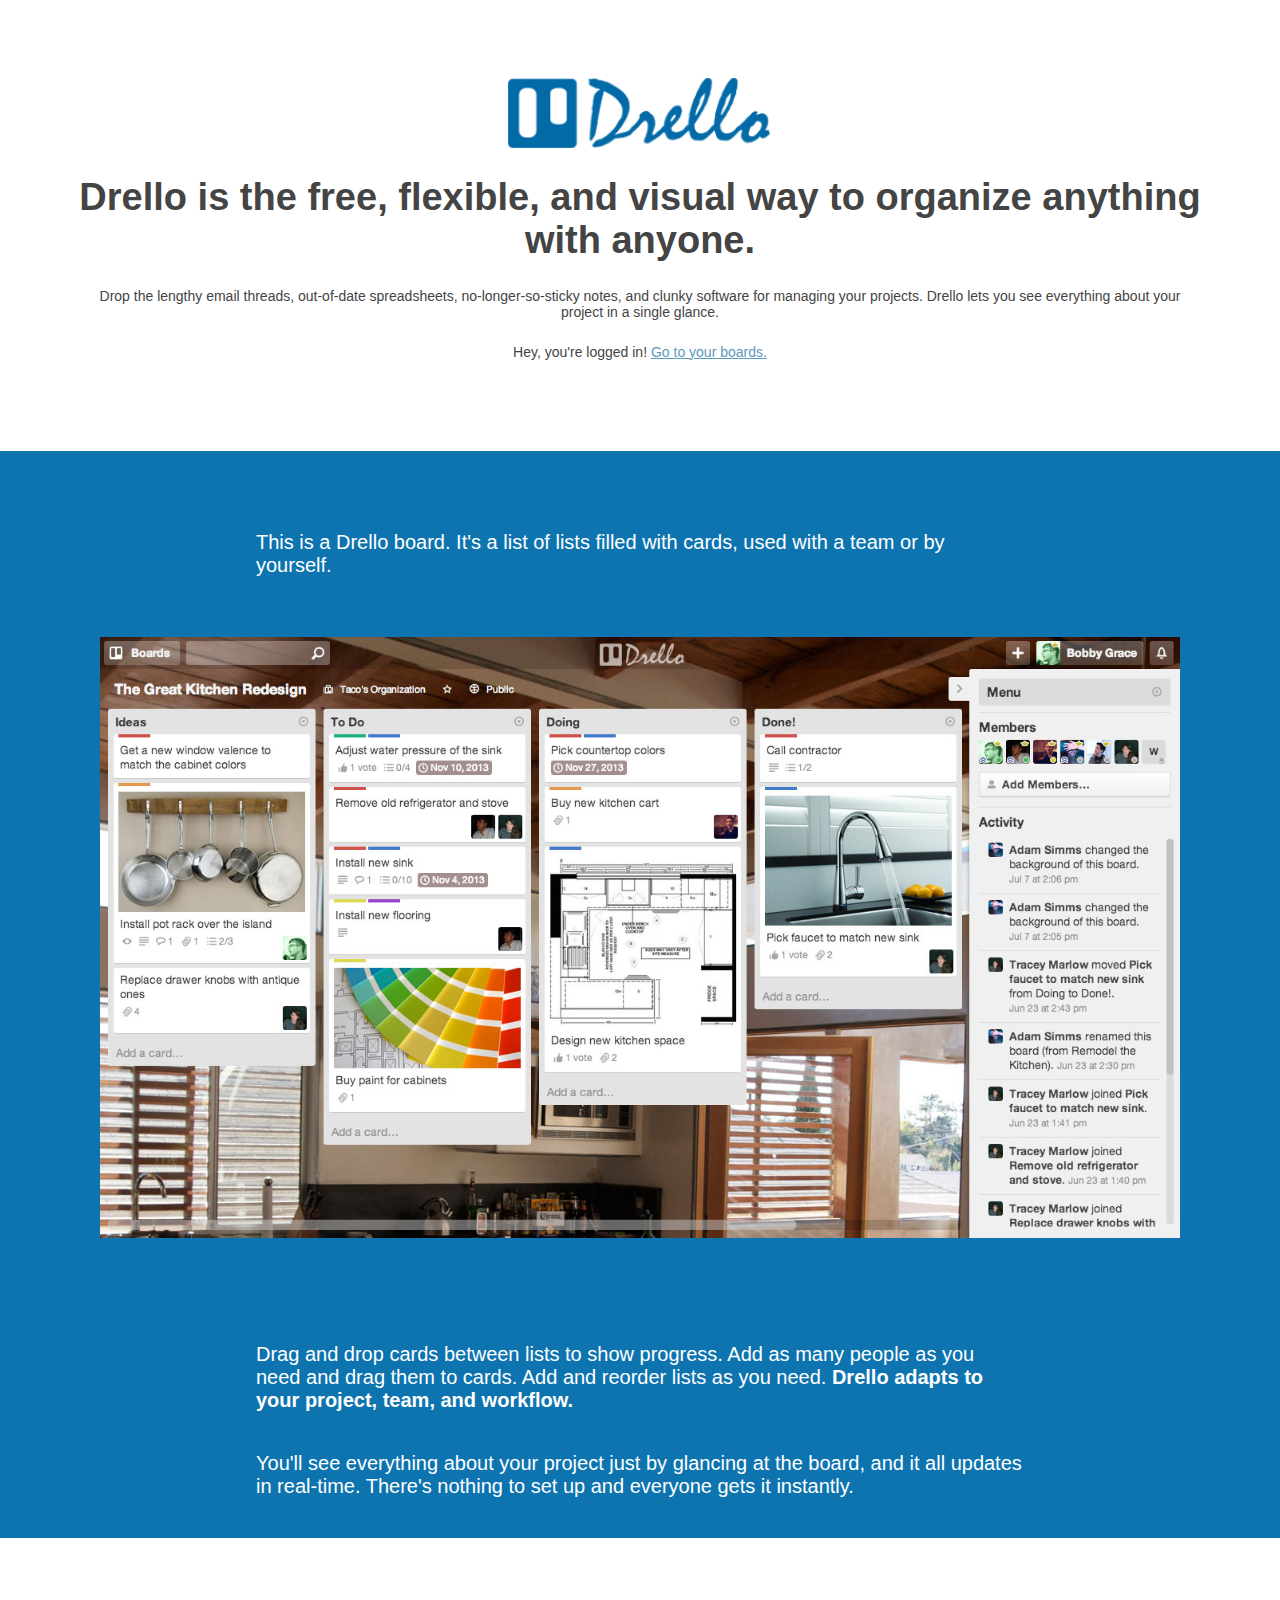
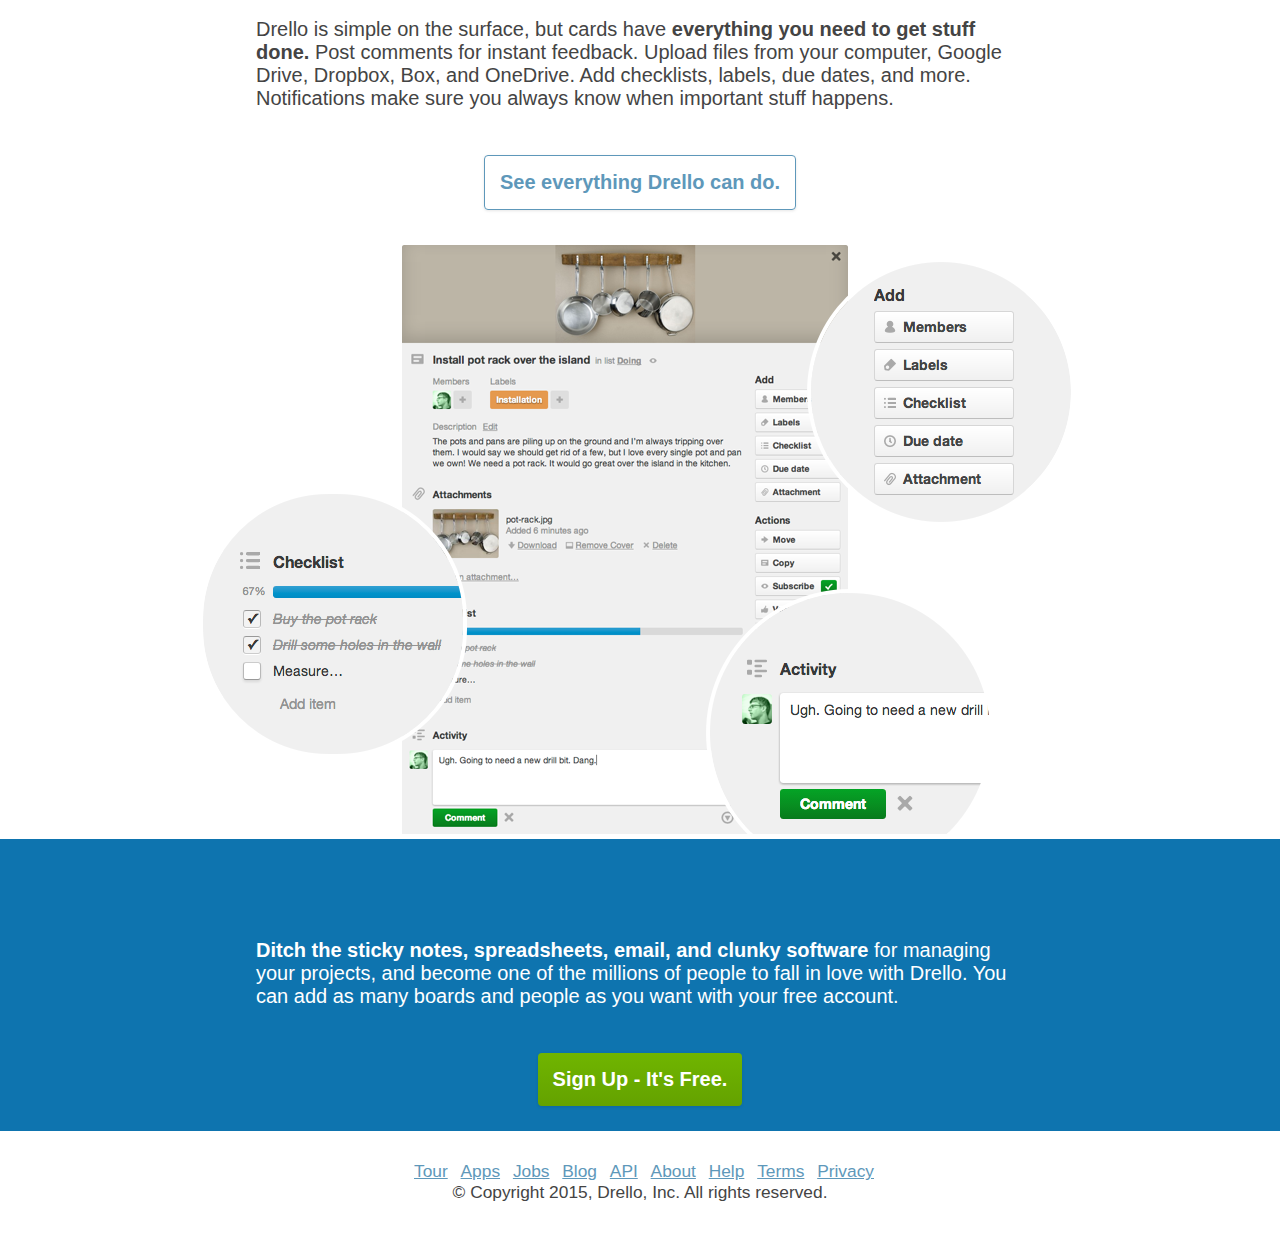
<file: index.html>
<!DOCTYPE html>
<html>
	<head>
		<title> Drello </title>
		<meta charset="utf-8">
		<meta name="viewport" content="width=device-width, initial-scale=1">
		<meta http-equiv="cache-control" content="max-age=0" />
		<meta http-equiv="cache-control" content="no-cache" />
		<meta http-equiv="expires" content="0" />
		<meta http-equiv="expires" content="Tue, 01 Jan 1980 1:00:00 GMT" />
		<meta http-equiv="pragma" content="no-cache" />
		<link rel="stylesheet" href="css/main.css" >
		<link href='http://fonts.googleapis.com/css?family=Anaheim|Open+Sans:400,700|Rochester' rel='stylesheet' type='text/css'>
		<script type="javascript" src="js/site.js" ></script>
		<link rel="shortcut icon" href="favicon.ico"/>
	</head>
	<body>
		<header id="hero" class="alt-bg">
			<div class=" wrapper center text-center">
				<div class="logo logo-big center">
					
				</div>
				<h1 class="bold big"> Drello is the free, flexible, and visual way to organize anything with anyone.</h1>
				<p class="text-center">
						Drop the lengthy email threads, out-of-date spreadsheets, no-longer-so-sticky notes,
						and clunky software for managing your projects. Drello lets you see everything about your project in a single glance.
						<div class="break-2"></div>
						Hey, you're logged in! <a href="boards.html" class="underline">Go to your boards.</a>
				</p>
			</div>
		</header>
		<section class="alt-bg home-article text-center" id="screenshot">
			<div class="wrapper">
				<p class="home-article-text block center width-60">
					This is a Drello board. It's a list of lists filled with cards, used with a team or by yourself.
				</p>	
				<figure class="home-article-image">
					<img src="images/screenshot.jpg" />
				</figure>
				<p class="home-article-text block center width-60">
					Drag and drop cards between lists to show progress. Add as many people as you need and drag them to cards. Add and reorder lists as you 				    need. <strong>Drello adapts to your project, team, and workflow.</strong>		
				<span class="break-4"></span>			
					You'll see everything about your project just by glancing at the board, and it all updates in real-time. There's nothing to set up and 					everyone gets it instantly.
				</p>
			</div>
		</section>
		<section class="alt-bg home-article text-center" id="abilities">
			<div class="wrapper">
				<p class="home-article-text block center width-60">
					Drello is simple on the surface, but cards have <strong>everything you need to get stuff done.</strong> Post comments for instant feedback. Upload files from your computer, Google Drive, Dropbox, Box, and OneDrive. Add checklists, labels, due dates, and more. Notifications make sure you always know when important stuff happens.				
				</p>	
				<a class="btn btn-big btn-outline btn-outline-blue" href="abilities.html" >See everything Drello can do.</a>
				<div class="break-2"></div>
				<figure class="home-article-image">
					<img src="images/home-card-detail.png" />
				</figure>
			</div>
		</section>
		<section class="alt-bg home-article text-center" id="signup">
			<div class="wrapper">
				<p class="home-article-text block center width-60">
					<strong>Ditch the sticky notes, spreadsheets, email, and clunky software</strong> for managing your projects, and become one of the millions of people to fall in love with Drello. You can add as many boards and people as you want with your free account.
				</p>
				<a class="btn btn-big btn-green" href="signup.html" >Sign Up - It's Free.</a>
				<div class="break-2"></div>
			</div>
		</section>
		<footer>
			<a href="#">Tour</a> <a href="#"> Apps</a> <a href="#">Jobs</a> <a href="#">Blog</a> <a href="#">API</a> <a href="#">About</a> <a href="#">Help</a> <a href="#">Terms</a> <a href="#">Privacy</a>
			<br/>
			© Copyright 2015, Drello, Inc. All rights reserved.
		</footer>
	</body>
</html>
</file>
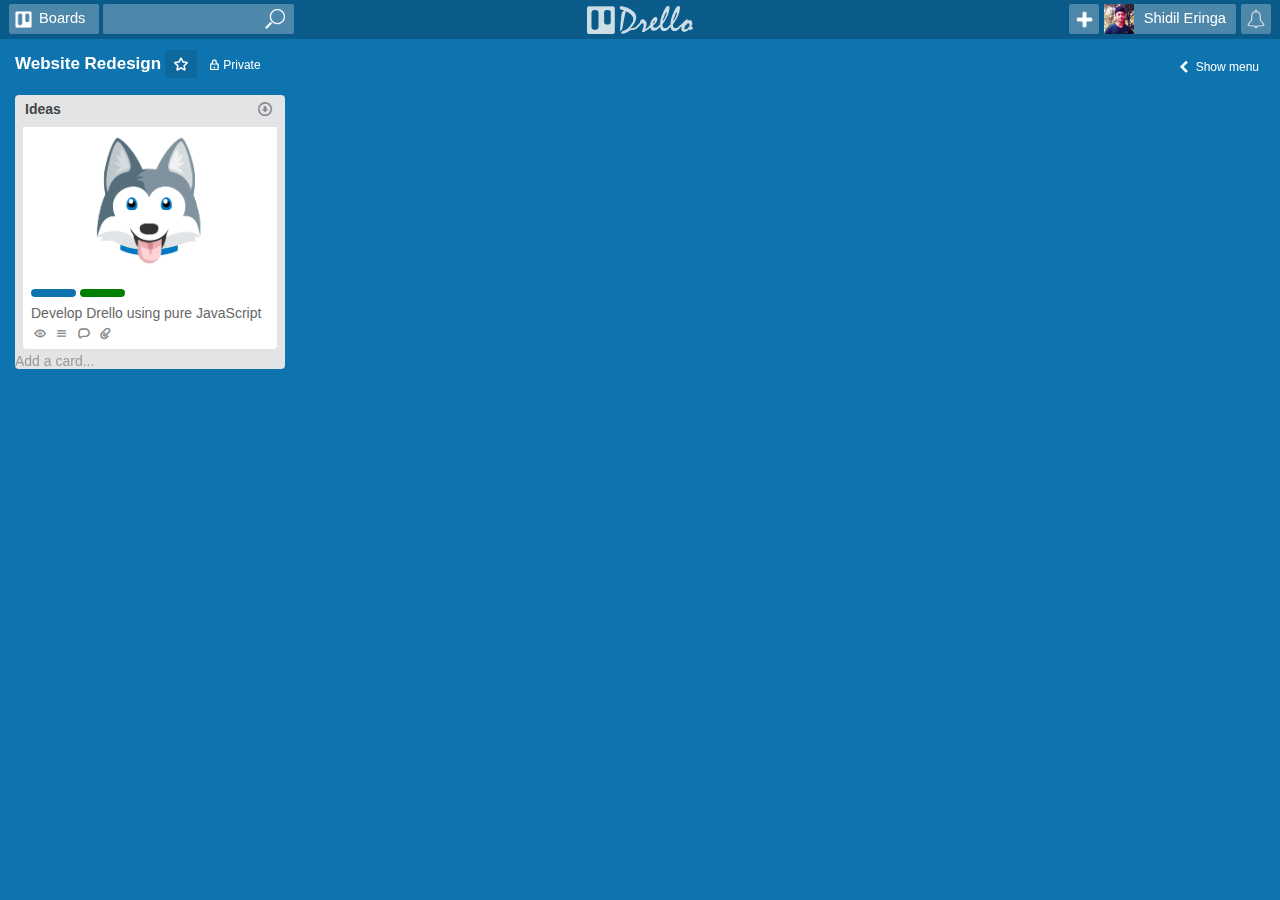
<file: board-display.html>
<!DOCTYPE html>
<html>
	<head>
		<title> Drello </title>
		<meta charset="utf-8">
		<meta name="viewport" content="width=device-width, initial-scale=1">
		<meta http-equiv="cache-control" content="max-age=0" />
		<meta http-equiv="cache-control" content="no-cache" />
		<meta http-equiv="expires" content="0" />
		<meta http-equiv="expires" content="Tue, 01 Jan 1980 1:00:00 GMT" />
		<meta http-equiv="pragma" content="no-cache" />
		<link rel="stylesheet" href="css/main.css" >
		<link rel="stylesheet" href="css/icons.css">
		<!--<link href='http://fonts.googleapis.com/css?family=Anaheim|Open+Sans:400,700|Rochester' rel='stylesheet' type='text/css'>-->
		<script src="js/Drello.js" ></script>

		<link rel="shortcut icon" href="favicon.ico"/>
	</head>
	<body>
		<!-- Header -->
		<header id="header-boards" class="no-overflow">
			<div id="boards" class="header-item" onClick="showBoardsPopupToggle();">
				Boards
			</div>
			<div id="search" class="header-item">
				<input class="width-80" type="search" name="search-string" onFocus="return focusSearch(this);" onBlur="return blurSearch(this);"/>
				<span id="search-open" class="icon-link-ext right no-display"></span>
				<span id="search-close" class="icon-cancel right no-display"></span>
			</div>
			<a href="boards.html">
				<div id="logo" class="logo logo-small absolute-center"></div>
			</a>
			<div id="notifications" class="header-item" >

			</div>
			<div id="profile" class="header-item" onClick="showProfilePopupToggle()">
				<figure class="avatar small">
					<img src="images/shidil.png" />
				</figure>
				<span>Shidil Eringa</span>
			</div>
			<div id="add" class="header-item" onClick="showCreateNewPopupToggle()"></div>
		</header>
		<!-- End of header -->
		
		<!-- Main container -->
		<main id="board_list_container" class="wrapper no-overflow">
			<div id="board_ribbon" class="block no-overflow white-text">
				<h1 class="title i-block"> Website Redesign </h1>
				<span class="icon-star round pointer"></span>
				<span id="privacy" class="icon-lock small pointer">Private</span>
				<span id="menu_toggle" class="icon-left-open right small pointer"  onClick="return showHideSidebarToggle()"> 
					Show menu 
				</span>
			</div>
			<!-- container fo lists - scrolls horizontally -->
			<section id="board_content" class="wrapper">
				<!-- Single list. Scrolls vertivally-->
				<div class="list round" id="list-1">
					<div class="list-item list-head bold pointer">
						<span class="title">Ideas</span>
						<a class="right" id="list_actions_toggle"><span class="icon-download"></span></a>
					</div>
					<!-- start cards -->
					<div class="list-item card round pointer" onClick="showCardPopupToggle(event)">
						<div class="card-edit">
							<span class="icon-pencil-alt block text-center right"></span>
						</div>
						<figure class="card-image">
							<img src="images/taco.png" />
						</figure>
						<div class="card-detail">
							<div class="card-detail-labels">
								<span class="blue"></span>
								<span class="green"></span>
							</div>
							<div class="card-detail-exerpt">
								Develop Drello using pure JavaScript
							</div>
							<div class="card-detail-flags">
								<span class="icon-eye-outline"></span>
								<span class="icon-menu"></span>
								<span class="icon-comment"></span>
								<span class="icon-attach"></span>
							</div>
							<!--<div class="card-detail-members block right">
								<span class="avatar left i-block"><img src="members/shidil.png" class="round"></span>
							</div>-->
						</div>
					</div>
					<!-- end cards -->
					<div class="list-item clear pointer" id="add_card">
						Add a card...
					</div>
				</div>
				<!-- end of a single list -->
			</section>
			<!-- end of container for lists. -->
			<aside id="board_menu" class="sidemenu wrapper round block">
			<!-- -->
				<div id="toggle_sidebar" class="icon-right-open pointer avatar" onClick="return showHideSidebarToggle()"></div>
				<div class="wrapper y-scroll height-100">
					<nav class="sidemenu-actions wrapper">
						<div id="board_menu_nav_toggle" class="border-bottom pointer" onClick="return showHideSidebarMenuToggle();">
							<span class="title bold medium">
								Menu
							</span>
							<span class="right icon-download"></span>
						</div>
						<ul class="sidemenu-actions-list no-overflow">
							<li class="sidemenu-actions-list-item normal">Power-Ups</li>
							<li class="sidemenu-actions-list-item normal">Labels</li>
							<li class="sidemenu-actions-list-item normal">Stickers</li>
							<li class="sidemenu-actions-list-item normal">Filter Cards</li>
							<li class="sidemenu-actions-list-item normal border-bottom">Archived Items</li>
							<li class="sidemenu-actions-list-item normal"> Change Background </li>
							<li class="sidemenu-actions-list-item normal"> Email-to-board settings </li>
							<li class="sidemenu-actions-list-item normal"> Subscribe </li>
							<li class="sidemenu-actions-list-item normal"> Copy Board... </li>
							<li class="sidemenu-actions-list-item normal border-bottom"> Share, Print, and Export </li>
							<li class="sidemenu-actions-list-item normal"> Additional Settings </li>
							<li class="sidemenu-actions-list-item normal"> Close Board </li>
						</ul>
				
					</nav>
					<section id="board_members">
						<h1> Members </h1>
						<ul class="board-members-list block">
							<li class="block left avatar round"><img src="members/shidil.png" /></li>
						</ul>
					</section>
					<section id="board-activity">

					</section>
				</div>
			</aside>
		</main>
		<!-- End of main container -->
		

		
		<!-- Popup containers goes here -->
		<!-- Dialog box for creating a board -->
		<div id="create_board_popup" class="popup round white no-display">
			<div class="popup-header text-center bold">
				<span class="popup-header-title">Create Board</span>
				<span id="popup_close" class="icon-cancel pointer" onClick="closePopups(event,true)"></span>
			</div>
			<hr class="thin-line">
			<div class="popup-body">
				<form class="popup-form" id="create_board_form" method="POST" action="board-display.html">
					<label for="bord-name" class="popup-form-label medium bold block">Title</label>
					<input  class="block-input block width-100 round" type="text" name="board-name" autofocus="true" placeholder="Example: Welcome Board..." required />
					<input type="hidden" name="board-privacy"/>
					<label for="bord-org" class="popup-form-label medium bold block">Organization</label>
					<!-- The options are filled with names of oraganizations in DB. -->
					<select name="board-org" class="block-input block width-100 round" >
						
					</select>
					<div id="privacy_preview" class="no-overflow show block">
						<span>This board will be public.<a id="change" href="#" onclick="createBoardPrvacyToggle(this)">Change</a></span>
					</div>
					<div id="privacy_options" class="no-overflow no-height block">
						<div id="private" class="privacy-option block" onclick="createBoardPrvacyToggle(this)">
							<span class="option">Private</span>
							<span class="detail">This board will be private. Only people added to the board can view or edit it.</span >
						</div>
						<div id="org" class="privacy-option block" onclick="createBoardPrvacyToggle(this)">
							<span class="option">Organization</span>
							<span class="detail">This board is visible to the members of the organization. Only people added to the board can edit it.</span >
						</div>
						<div id="public" class="privacy-option block" onclick="createBoardPrvacyToggle(this)" class="disabled">
							<span class="option">public</span>
							<span class="detail">This board will be public. It is visible to anyone with the link to this board and it will be visible to search engines like Google and Yahoo. Only people added to the board can view or edit it.</span >
						</div>
					</div>
					<input type="submit" class="btn btn-normal btn-green" value="Create" onClick="closePopups(event,true)"/>
				</form>
			</div>
		</div>
		<div id="profile_popup" class="popup round white no-display">
			<div class="popup-header text-center bold">
				<span class="popup-header-title title">Shidil Eringa (shidil)</span>
				<span id="popup_close" class="icon-cancel pointer" onClick="closePopups(event,true)"></span>
			</div>
			<hr class="thin-line">
			<div class="popup-body">
				<a href="profile.html" class="profile-option bold block">Profile</a>
				<a href="cards.html" class="profile-option bold block">Cards</a>
				<a href="settings.html" class="profile-option bold block">Settings</a>
				<hr class="thin-line" class="profile-option bold block">
				<a href="help.html" class="profile-option bold block">Help</a>
				<a href="apps.html" class="profile-option bold block">Apps</a>
				<a href="shortcuts.html" class="profile-option bold block">Shortcuts</a>
				<a href="share.html" class="profile-option bold block">Share Drello (For free Drello goald)</a>
				<hr class="thin-line" class="profile-option bold block">
				<a href="guide.html" class="profile-option bold block">Getting started guide</a>
				<a href="blog.html" class="profile-option bold block">Drello Blog</a>
				<hr class="thin-line" class="profile-option bold block">
				<a href="changelang.html" class="profile-option bold block">Change language</a>
				<a href="logout.html" class="profile-option bold block">Logout</a>
			</div>
		</div>
		<div id="boards_popup" class="popup round white no-display">
			<div class="popup-body">
				<form class="popup-form">
					<input class="block-input block width-100 round" type="text" name="board-name" placeholder="Find boards by name..." autofocus="true"/>
				</form>
				<div id="boards_popup_starred" class="popup-box">
					<div class="popup-box-title">
						<span class="icon-star">Starred Boards</span>
						<span class="icon-plus"></span>
					</div>
					<ul class="boards-list block">
						<li class="boards-list-item round">
							<a href="board-display.html">
								<span class="color"></span>
								<span class="board-name width-100 bold" >Website Redesign </span>
								<span class="starred"></span>
							</a>
						</li>
					</ul>
				</div>
				<div id="boards_popup_recent" class="popup-box">
					<div class="popup-box-title">
						<span class="icon-clock">Recent Boards</span>
						<span class="icon-plus"></span>
					</div>
					<ul class="boards-list block">
						<li class="boards-list-item round">
							<a href="board-display.html">
								<span class="color"></span>
								<span class="board-name width-100 bold" >Website Redesign </span>
								<span class="starred"></span>
							</a>
						</li>
					</ul>
				</div>
				<div id="boards_popup_recent" class="popup-box">
					<div class="popup-box-title">
						<span class="icon-user">My Boards</span>
						<span class="icon-plus"></span>
					</div>
					<ul class="boards-list block">
						<li class="boards-list-item round">
							<a href="board-display.html">
								<span class="color"></span>
								<span class="board-name width-100 bold" >Website Redesign </span>
								<span class="starred"></span>
							</a>
						</li>
						<li class="boards-list-item round">
							<a href="board-display.html">
								<span class="color"></span>
								<span class="board-name width-100 bold" >Website Setup </span>
								<span class="star"></span>
							</a>
						</li>
					</ul>
				</div>
				<div id="boards_popup_org_1" class="popup-box">
					<div class="popup-box-title">
						<span class="icon-users"><a href="organization.html">RasterBrain</a></span>
						<span class="icon-plus"></span>
					</div>
					<ul class="boards-list block">
						<li class="boards-list-item round">
							<a href="board-display.html">
								<span class="color"></span>
								<span class="board-name width-100 bold" >Website Mockup </span>
								<span class="star"></span>
							</a>
						</li>
					</ul>
				</div>
				<div id="boards_popup_options" class="popup-box">
					<a class="board-popup-option block underline" href="#" onClick="showCreateBoardPopup(event)">Create new board </a>
					<a class="board-popup-option block underline" href="#" onClick="boardsPopupDockToggle()">Always keep this menu open </a>
					<a class="board-popup-option block underline" href="#" onClick="showClosedBoardsPopup()">Show closed boards</a>
				</div>
			</div>
		</div>
		<div id="create_new_popup" class="popup white round no-display">
			<div class="popup-header text-center bold">
				<span class="popup-header-title title">Create</span>
				<span id="popup_close" class="icon-cancel pointer" onClick="closePopups(event,true)"></span>
			</div>
			<hr class="thin-line">
			<div class="popup-body">
				<a href="#" id="new_board" class="create-option block normal-text" onclick="showCreateBoardPopup()">
					<div class="block break-1">Create Board...</div>
					<div class="block small">
						A board is a collection of cards ordered in a list of lists. Use it to manage a project, track a collection, or organize anything.
					</div>
				</a>
				<hr class="thin-line">
				<a href="#" id="new_personal_org" class="create-option block normal-text">
					<div class="block break-1">Create Personal Organization...</div>
					<div class="block small">
						An organization is a group of boards and people. Use it to group boards in your company, team, or family.
					</div>
				</a>
				<hr class="thin-line">
				<a href="#" id="new_buisiness_org" class="create-option block normal-text">
					<div class="block break-1">Create Buisiness Organization...</div>
					<div class="block small">
						With Business Class, your team has more security, administrative controls and superpowers.
					</div>
				</a>
			</div>
		</div>
		
		<div id="overlay" class="overlay" onClick="closePopups(event)">
			<div id="card_display_popup" class="popup round block absolute-center no-display">
				<div class="popup-header text-center">
					<div class="card-cover pointer">
						<a href="images/taco.png"><img src="images/taco.png" /></a>
					</div>
					<span id="popup_close" class="icon-cancel pointer" onClick="closePopups(event,true)"></span>
				</div>
				<div class="popup-body wrapper">
					<section id="card_info" class="card-info left width-80 padding-10 block">
						<div class="card-info-title">
							<span class="card-info-title-icon i-block large icon-credit-card"></span>
							<span class="card-info-title-name i-block medium">Card Name</span>
							<span class="card-info-title-extra i-block small">In list <a href="#" class="normal underline">List Name</a></span>
							<span id="card-subscribed" class="card-info-title-sub icon-eye-outline i-block normal"></span>
						</div>
						<div class="card-info-detail">
							<div class="card-info-detail-members middle i-block left">
								<div class="label">Members</div>
								<span class="avatar round"><img src="members/shidil.png" /></span>
								<span class="icon-plus btn-add avatar text-center pointer i-block" id="card_add_member"></span>
							</div>
							<div class="card-info-detail-labels middle i-block left">
								<div class="label">Labels</div>
								<span class="blue round"></span>
								<span class="green round"></span>
								<span class="icon-plus btn-add avatar text-center pointer i-block" id="card_add_label"></span>
							</div>
							<div class="card-info-detail-description clear break-1">
								<div class="label">Description</div>
								<div class="card-description">
									<p>
										Click Edit if you'd like to add or edit a card's description. You can also change the card's title (just click it!).

										Use the buttons on the right to add pictures, labels, checklists and more.

										The attached picture is Taco, the most famous Siberian Husky in New York City, and official spokes-mascot for Trello. You might see him around Trello introducing new features and whatnot.

									</p>
								</div>
							</div>
						</div>
					</section>
					<section id="card_actions" class="card-actions right width-20">
						<h1>Add</h1>
						<ul>
							<li>
								 <a href="#" class="btn btn-normal btn-gray">
									 <span class="icon icon-user"></span>
									 <span class="name">Members</span>
								 </a>
							</li>
							<li>
								<a href="#" class="btn btn-normal btn-gray">
									<span class="icon icon-user"></span>
									<span class="name">Labels</span>
								</a>
							</li>
							<li>
								<a href="#" class="btn btn-normal btn-gray">
									<span class="icon icon-user"></span>
									<span class="name">Checklist</span>
								</a>
							</li>
							<li>
								<a href="#" class="btn btn-normal btn-gray">
									<span class="icon icon-user"></span>
									<span class="name">Due Date</span>
								</a>
							</li>
							<li>
								<a href="#" class="btn btn-normal btn-gray">
									<span class="icon icon-attach"></span>
									<span class="name">Attachment</span>
								</a>
							</li>
						</ul>
						<h1>Actions</h1>
						<ul>
							<li>
								<a href="#" class="btn btn-normal btn-gray">
									<span class="icon icon-right-open"></span>
									<span class="name">Move</span>
								</a>
							</li>
							<li>
								<a href="#" class="btn btn-normal btn-gray">
									<span class="icon icon-credit-card"></span>
									<span class="name">Copy</span>
								</a>
							</li>
							<li>
								<a href="#" class="btn btn-normal btn-gray">
									<span class="icon icon-user"></span>
									<span class="name">Subscribe</span>
								</a>
							</li>
							<li>
								<a href="#" class="btn btn-normal btn-gray">
									<span class="icon icon-user"></span>
									<span class="name">Archive</span>
								</a>
							</li>
						</ul>
					</section>
				</div>
			</div>
		</div>
		<script src="js/site.js" ></script>
	</body>
</html>
</file>
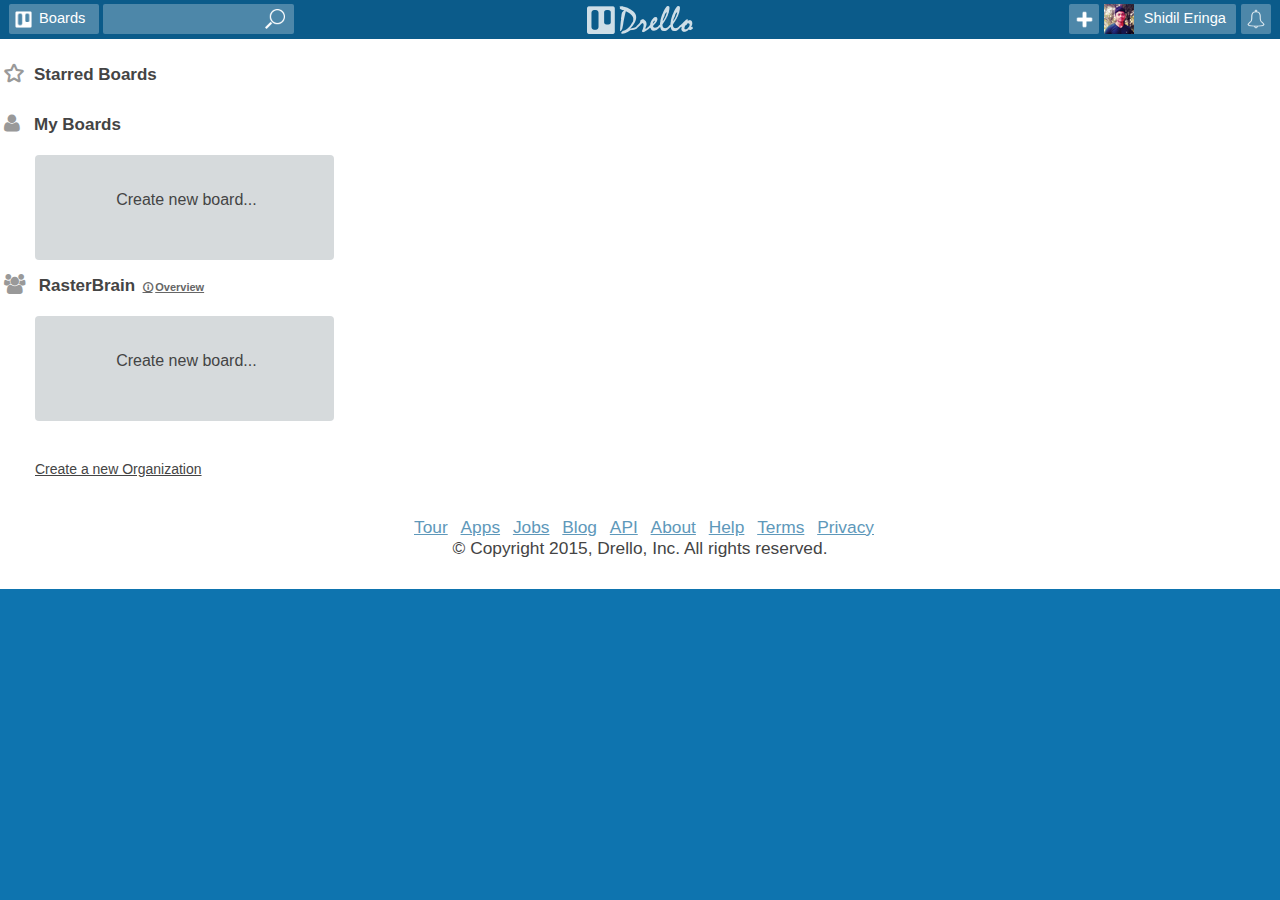
<file: boards.html>
<!DOCTYPE html>
<html>
	<head>
		<title> Drello </title>
		<meta charset="utf-8">
		<meta name="viewport" content="width=device-width, initial-scale=1">
		<meta http-equiv="cache-control" content="max-age=0" />
		<meta http-equiv="cache-control" content="no-cache" />
		<meta http-equiv="expires" content="0" />
		<meta http-equiv="expires" content="Tue, 01 Jan 1980 1:00:00 GMT" />
		<meta http-equiv="pragma" content="no-cache" />
		<link rel="stylesheet" href="css/main.css" >
		<link rel="stylesheet" href="css/icons.css">
		<!--<link href='http://fonts.googleapis.com/css?family=Anaheim|Open+Sans:400,700|Rochester' rel='stylesheet' type='text/css'>-->
		<script src="js/Drello.js" ></script>

		<link rel="shortcut icon" href="favicon.ico"/>
	</head>
	<body>
		<!-- Header -->
		<header id="header-boards" class="no-overflow">
			<div id="boards" class="header-item">
				Boards
			</div>
			<div id="search" class="header-item">
				<input class="width-80" type="search" name="search-string" onFocus="return focusSearch(this);" onBlur="return blurSearch(this);"/>
				<span id="search-open" class="icon-link-ext right no-display"></span>
				<span id="search-close" class="icon-cancel right no-display"></span>
			</div>
			<a href="boards.html">
				<div id="logo" class="logo logo-small absolute-center"></div>
			</a>
			<div id="notifications" class="header-item" >

			</div>
			<div id="profile" class="header-item" onClick="showProfilePopupToggle()">
				<figure class="avatar small">
					<img src="images/shidil.png" />
				</figure>
				<span>Shidil Eringa</span>
			</div>
			<div id="add" class="header-item" onClick="showCreateNewPopupToggle()"></div>
		</header>
		<!-- Main container -->
		<main id="boards_container" class="wrapper white no-overflow">
			<!-- Section containing a number of board items -->
			<section id="boards_starred" class="boards-list-container">
				<h1 class="icon-star">Starred Boards</h1>
				<!-- styling container for a number of boards -->
				<div class="boards-list">	
					<!-- This list is populated using JavaScript -->
				</div>
			</section>
			
			<!-- Section containing a number of board items -->
			<section id="boards_my" class="boards-list-container">
				<h1 class="icon-user">My Boards</h1>
				<!-- styling container for a number of boards -->
				<div class="boards-list">
					<!-- This list is populated using JavaScript -->
					<a href="#" class="board left block round board-add" onClick="showCreateBoardPopup(event)">
						<span class=""><br>Create new board...</span>
					</a>
					
				</div>
			</section>
			
			<!-- styling container for boards from organizations -->
			<div id="organizations">
				<!-- Section containing a number of board items -->
				<section id="boards_organization_1" class="boards-list-container" data-name="RasterBrain">
					<h1 class="icon-users">
						RasterBrain <a href="#" class="icon-info-circled-alt underline">Overview</a>
					</h1>
					<!-- styling container for a number of boards -->
					<div class="boards-list">	
						<!-- This list is populated using JavaScript -->
						<a href="#" class="board left block round board-add" onClick="showCreateBoardPopup(event)">
							<span class=""><br>Create new board...</span>
						</a>
					</div>
				</section>
				<div class="break-4 clear"></div>
				<a class="clear underline normal-text padding-10 block pre-25" href="#" id="org-create">Create a new Organization</a>
			</div>
			<!-- end of styling container for organizations -->
			
		</main>
		<!-- End of the main container -->
		
		<!-- Popup containers goes here -->
		<!-- Dialog box for creating a board -->
		<div id="create_board_popup" class="popup round white no-display">
			<div class="popup-header text-center bold">
				<span class="popup-header-title">Create Board</span>
				<span id="popup_close" class="icon-cancel pointer" onClick="closePopups(event,true)"></span>
			</div>
			<hr class="thin-line">
			<div class="popup-body">
				<form class="popup-form" id="create_board_form" method="POST" action="board-display.html">
					<label for="bord-name" class="popup-form-label medium bold block">Title</label>
					<input  class="block-input block width-100 round" type="text" name="board-name" autofocus="true" placeholder="Example: Welcome Board..." required />
					<input type="hidden" name="board-privacy"/>
					<label for="bord-org" class="popup-form-label medium bold block">Organization</label>
					<!-- The options are filled with names of oraganizations in DB. -->
					<select name="board-org" class="block-input block width-100 round" >
						
					</select>
					<div id="privacy_preview" class="no-overflow show block">
						<span>This board will be public.<a id="change" href="#" onclick="createBoardPrvacyToggle(this)">Change</a></span>
					</div>
					<div id="privacy_options" class="no-overflow no-height block">
						<div id="private" class="privacy-option block" onclick="createBoardPrvacyToggle(this)">
							<span class="option">Private</span>
							<span class="detail">This board will be private. Only people added to the board can view or edit it.</span >
						</div>
						<div id="org" class="privacy-option block" onclick="createBoardPrvacyToggle(this)">
							<span class="option">Organization</span>
							<span class="detail">This board is visible to the members of the organization. Only people added to the board can edit it.</span >
						</div>
						<div id="public" class="privacy-option block" onclick="createBoardPrvacyToggle(this)" class="disabled">
							<span class="option">public</span>
							<span class="detail">This board will be public. It is visible to anyone with the link to this board and it will be visible to search engines like Google and Yahoo. Only people added to the board can view or edit it.</span >
						</div>
					</div>
					<input type="submit" class="btn btn-normal btn-green" value="Create" onClick="closePopups(event,true)"/>
				</form>
			</div>
		</div>
		<div id="profile_popup" class="popup round white no-display">
			<div class="popup-header text-center bold">
				<span class="popup-header-title title">Shidil Eringa (shidil)</span>
				<span id="popup_close" class="icon-cancel pointer" onClick="closePopups(event,true)"></span>
			</div>
			<hr class="thin-line">
			<div class="popup-body">
				<a href="profile.html" class="profile-option bold block">Profile</a>
				<a href="cards.html" class="profile-option bold block">Cards</a>
				<a href="settings.html" class="profile-option bold block">Settings</a>
				<hr class="thin-line" class="profile-option bold block">
				<a href="help.html" class="profile-option bold block">Help</a>
				<a href="apps.html" class="profile-option bold block">Apps</a>
				<a href="shortcuts.html" class="profile-option bold block">Shortcuts</a>
				<a href="share.html" class="profile-option bold block">Share Drello (For free Drello goald)</a>
				<hr class="thin-line" class="profile-option bold block">
				<a href="guide.html" class="profile-option bold block">Getting started guide</a>
				<a href="blog.html" class="profile-option bold block">Drello Blog</a>
				<hr class="thin-line" class="profile-option bold block">
				<a href="changelang.html" class="profile-option bold block">Change language</a>
				<a href="logout.html" class="profile-option bold block">Logout</a>
			</div>
		</div>
		<div id="boards_popup" class="popup round white no-display">
			<div class="popup-body">
				<form class="popup-form">
					<input class="block-input block width-100 round" type="text" name="board-name" placeholder="Find boards by name..." autofocus="true"/>
				</form>
				<div id="boards_popup_starred" class="popup-box">
					<div class="popup-box-title">
						<span class="icon-star">Starred Boards</span>
						<span class="icon-plus"></span>
					</div>
					<ul class="boards-list block">
						<li class="boards-list-item round">
							<a href="board-display.html">
								<span class="color"></span>
								<span class="board-name width-100 bold" >Website Redesign </span>
								<span class="starred"></span>
							</a>
						</li>
					</ul>
				</div>
				<div id="boards_popup_recent" class="popup-box">
					<div class="popup-box-title">
						<span class="icon-clock">Recent Boards</span>
						<span class="icon-plus"></span>
					</div>
					<ul class="boards-list block">
						<li class="boards-list-item round">
							<a href="board-display.html">
								<span class="color"></span>
								<span class="board-name width-100 bold" >Website Redesign </span>
								<span class="starred"></span>
							</a>
						</li>
					</ul>
				</div>
				<div id="boards_popup_recent" class="popup-box">
					<div class="popup-box-title">
						<span class="icon-user">My Boards</span>
						<span class="icon-plus"></span>
					</div>
					<ul class="boards-list block">
						<li class="boards-list-item round">
							<a href="board-display.html">
								<span class="color"></span>
								<span class="board-name width-100 bold" >Website Redesign </span>
								<span class="starred"></span>
							</a>
						</li>
						<li class="boards-list-item round">
							<a href="board-display.html">
								<span class="color"></span>
								<span class="board-name width-100 bold" >Website Setup </span>
								<span class="star"></span>
							</a>
						</li>
					</ul>
				</div>
				<div id="boards_popup_org_1" class="popup-box">
					<div class="popup-box-title">
						<span class="icon-users"><a href="organization.html">RasterBrain</a></span>
						<span class="icon-plus"></span>
					</div>
					<ul class="boards-list block">
						<li class="boards-list-item round">
							<a href="board-display.html">
								<span class="color"></span>
								<span class="board-name width-100 bold" >Website Mockup </span>
								<span class="star"></span>
							</a>
						</li>
					</ul>
				</div>
				<div id="boards_popup_options" class="popup-box">
					<a class="board-popup-option block underline" href="#" onClick="showCreateBoardPopup(event)">Create new board </a>
					<a class="board-popup-option block underline" href="#" onClick="boardsPopupDockToggle()">Always keep this menu open </a>
					<a class="board-popup-option block underline" href="#" onClick="showClosedBoardsPopup()">Show closed boards</a>
				</div>
			</div>
		</div>
		<div id="create_new_popup" class="popup white round no-display">
			<div class="popup-header text-center bold">
				<span class="popup-header-title title">Create</span>
				<span id="popup_close" class="icon-cancel pointer" onClick="closePopups(event,true)"></span>
			</div>
			<hr class="thin-line">
			<div class="popup-body">
				<a href="#" id="new_board" class="create-option block normal-text" onclick="showCreateBoardPopup()">
					<div class="block break-1">Create Board...</div>
					<div class="block small">
						A board is a collection of cards ordered in a list of lists. Use it to manage a project, track a collection, or organize anything.
					</div>
				</a>
				<hr class="thin-line">
				<a href="#" id="new_personal_org" class="create-option block normal-text">
					<div class="block break-1">Create Personal Organization...</div>
					<div class="block small">
						An organization is a group of boards and people. Use it to group boards in your company, team, or family.
					</div>
				</a>
				<hr class="thin-line">
				<a href="#" id="new_buisiness_org" class="create-option block normal-text">
					<div class="block break-1">Create Buisiness Organization...</div>
					<div class="block small">
						With Business Class, your team has more security, administrative controls and superpowers.
					</div>
				</a>
			</div>
		</div>
		<div id="overlay" class="" onClick="closePopups(event)"></div>
		<!-- Footer -->
		<footer>
			<a href="#">Tour</a> <a href="#"> Apps</a> <a href="#">Jobs</a> <a href="#">Blog</a> <a href="#">API</a> <a href="#">About</a> <a href="#">Help</a> <a href="#">Terms</a> <a href="#">Privacy</a>
			<br/>
			© Copyright 2015, Drello, Inc. All rights reserved.
		</footer>
		<script src="js/site.js" ></script>
	</body>
</html>
</file>
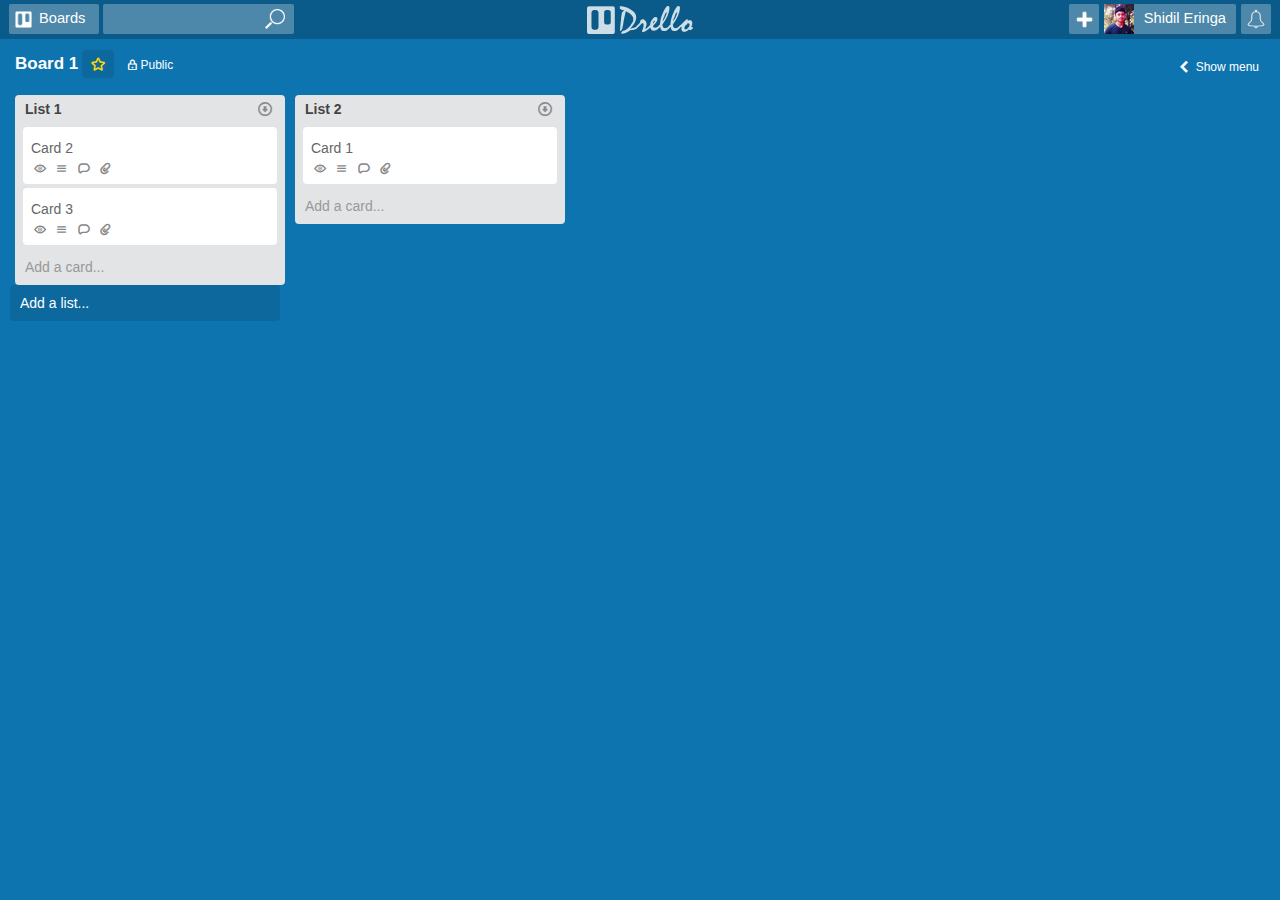
<file: drag.html>
<!DOCTYPE html>
<html>
	<head>
		<title> Drello </title>
		<meta charset="utf-8">
		<meta name="viewport" content="width=device-width, initial-scale=1">
		<meta http-equiv="cache-control" content="max-age=0" />
		<meta http-equiv="cache-control" content="no-cache" />
		<meta http-equiv="expires" content="0" />
		<meta http-equiv="expires" content="Tue, 01 Jan 1980 1:00:00 GMT" />
		<meta http-equiv="pragma" content="no-cache" />
		<link rel="stylesheet" href="css/main.css" >
		<link rel="stylesheet" href="css/icons.css">
		<script src="js/DragDrop.js" ></script>
		<link rel="shortcut icon" href="favicon.ico"/>
	</head>
	<body>
		<!-- Header -->
		<header id="header-boards" class="no-overflow">
			<div id="boards" class="header-item">
				Boards
			</div>
			<div id="search" class="header-item">
				<input class="width-80" type="search" name="search-string" id="header_search_box" />
				<span id="search-open" class="icon-link-ext right no-display"></span>
				<span id="search-close" class="icon-cancel right no-display"></span>
			</div>
			<a href="main.html">
				<div id="logo" class="logo logo-small absolute-center"></div>
			</a>
			<div id="notifications" class="header-item" >

			</div>
			<div id="profile" class="header-item">
				<figure class="avatar small">
					<img src="images/shidil.png" />
				</figure>
				<span>Shidil Eringa</span>
			</div>
			<div id="add" class="header-item"></div>
		</header>

		
		
		<!-- list view container -->
		<div id="list_view_container" class="wrapper no-overflow">
			<div id="board_ribbon" class="block no-overflow white-text">
				<h1 id="board_ribbon_title" class="title i-block">Board 1</h1>
				<span id="board_ribbon_star" class="icon-star round pointer starred" data-id="0"></span>
				<span id="privacy" class="icon-lock small pointer">Public</span>
				<span id="menu_toggle" class="icon-left-open right small pointer" onclick="return SidebarToggle()"> 
					Show menu 
				</span>
			</div>

			<!-- container fo lists - scrolls horizontally -->
			<section id="board_content" class="wrapper"><div id="list1" class="list round" data-id="0" draggable="true"><div class="list-item list-head bold pointer"><span class="title">List 1</span> 						  <a class="right icon-download" id="list_actions_toggle " data-id="0"></a></div><div class="list-body y-scroll width-100"><div><div class="list-item card round pointer card1" onclick="showCardPopup(event)" draggable="true">						<div class="card-edit">							<span class="icon-pencil-alt block text-center right"></span>						</div>						<!--<figure class="card-image">							<img src="images/taco.png" />						</figure>-->						<div class="card-detail">							<div class="card-detail-labels">								<!--<span class="blue"></span>								<span class="green"></span>-->							</div>							<div class="card-detail-exerpt">Card 2</div>							<div class="card-detail-flags">								<span class="icon-eye-outline"></span>								<span class="icon-menu"></span>								<span class="icon-comment"></span>								<span class="icon-attach"></span>							</div>							<!--<div class="card-detail-members block right">								<span class="avatar left i-block"><img src="members/shidil.png" class="round"></span>							</div>-->						</div>					  </div></div><div><div class="list-item card round pointer" onclick="showCardPopup(event)" draggable="true">						<div class="card-edit">							<span class="icon-pencil-alt block text-center right"></span>						</div>						<!--<figure class="card-image">							<img src="images/taco.png" />						</figure>-->						<div class="card-detail">							<div class="card-detail-labels">								<!--<span class="blue"></span>								<span class="green"></span>-->							</div>							<div class="card-detail-exerpt">Card 3</div>							<div class="card-detail-flags">								<span class="icon-eye-outline"></span>								<span class="icon-menu"></span>								<span class="icon-comment"></span>								<span class="icon-attach"></span>							</div>							<!--<div class="card-detail-members block right">								<span class="avatar left i-block"><img src="members/shidil.png" class="round"></span>							</div>-->						</div>					  </div></div></div><div class="list-item clear pointer" id="add_card"><div id="add_card_link" class="add-card-placeholder round noselect" onclick="toggleAddCardForm(event)">Add a card...</div>							<form onsubmit="createCard(event)" data-id="0" method="POST" action="main.html" class="add-list-form round no-display" id="add_card_form">								<input onblur="toggleAddCardForm(event)" type="text" id="add_card_form_input" class="block-input width-100 round block" name="list-name" autofocus="true" autocomplete="off">								<span type="hidden" class="block break-1"></span>								<input type="submit" class="btn btn-normal btn-green" value="Save">								<span class="icon-cancel middle pointer" id="add_card_form_close"></span>							</form></div></div><div id="list2" class="list round" data-id="1" draggable="true"><div class="list-item list-head bold pointer"><span class="title">List 2</span> 						  <a class="right icon-download" id="list_actions_toggle " data-id="1"></a></div><div id="list3" class="list-body y-scroll width-100"><div><div class="list-item card round pointer" onclick="showCardPopup(event)" draggable="true">						<div class="card-edit">							<span class="icon-pencil-alt block text-center right"></span>						</div>						<!--<figure class="card-image">							<img src="images/taco.png" />						</figure>-->						<div class="card-detail">							<div class="card-detail-labels">								<!--<span class="blue"></span>								<span class="green"></span>-->							</div>							<div class="card-detail-exerpt">Card 1</div>							<div class="card-detail-flags">								<span class="icon-eye-outline"></span>								<span class="icon-menu"></span>								<span class="icon-comment"></span>								<span class="icon-attach"></span>							</div>							<!--<div class="card-detail-members block right">								<span class="avatar left i-block"><img src="members/shidil.png" class="round"></span>							</div>-->						</div>					  </div></div></div><div class="list-item clear pointer" id="add_card"><div id="add_card_link" class="add-card-placeholder round noselect" onclick="toggleAddCardForm(event)">Add a card...</div>							<form onsubmit="createCard(event)" data-id="1" method="POST" action="main.html" class="add-list-form round no-display" id="add_card_form">								<input onblur="toggleAddCardForm(event)" type="text" id="add_card_form_input" class="block-input width-100 round block" name="list-name" autofocus="true" autocomplete="off">								<span type="hidden" class="block break-1"></span>								<input type="submit" class="btn btn-normal btn-green" value="Save">								<span class="icon-cancel middle pointer" id="add_card_form_close"></span>							</form></div></div><div class="add-list round">
					<div id="add_list_link" class="add-list-placeholder round noselect">Add a list...</div>
					<form method="POST" action="main.html" class="add-list-form round no-display" id="add_list_form">
						<input type="text" id="add_list_form_input" class="block-input width-100 round block" name="list-name" autofocus="true" autocomplete="off">
						<span type="hidden" class="block break-1"></span>
						<input type="submit" class="btn btn-normal btn-green" value="Save">
						<span class="icon-cancel middle pointer" id="add_list_form_close"></span>
					</form>
				</div></section>
			<!-- end of container for lists. -->

			<!-- Sidebar -->
			<aside id="board_menu" class="sidemenu wrapper round block">
				<div id="toggle_sidebar" class="icon-right-open pointer avatar" onclick="return SidebarToggle()"></div>

				<div class="wrapper y-scroll height-100">
					<nav class="sidemenu-actions wrapper">
						<div id="board_menu_nav_toggle" class="border-bottom pointer" onclick="return SidebarMenuToggle();">
							<span class="title bold medium">
								Menu
							</span>
							<span class="right icon-download"></span>
						</div>
						<ul class="sidemenu-actions-list show no-overflow">
							<!--<li class="sidemenu-actions-list-item normal pointer"><span class="icon-direction"></span>Power-Ups</li>-->
							<li class="sidemenu-actions-list-item normal pointer"><span class="icon-tags"></span>Labels</li>
							<!--<li class="sidemenu-actions-list-item normal pointer">Stickers</li>-->
							<li class="sidemenu-actions-list-item normal pointer"><span class="icon-filter"></span>Filter Cards</li>
							<li class="sidemenu-actions-list-item normal pointer border-bottom"><span class="icon-archive"></span>Archived Items</li>
							<li class="sidemenu-actions-list-item small pointer"> Change Background </li>
							<li class="sidemenu-actions-list-item small pointer"> Email-to-board settings </li>
							<li class="sidemenu-actions-list-item small pointer"> Subscribe </li>
							<li class="sidemenu-actions-list-item small pointer"> Copy Board... </li>
							<li class="sidemenu-actions-list-item small pointer border-bottom"> Share, Print, and Export </li>
							<li class="sidemenu-actions-list-item small pointer"> Additional Settings </li>
							<li class="sidemenu-actions-list-item js-action-closeboard small pointer"> Close Board </li>
						</ul>			
					</nav>
					<div id="board_members">
						<h1> Members </h1>
						<ul class="board-members-list block">
							<li class="block left avatar round"><img src="members/shidil.png"></li>
						</ul>
					</div>

					<div id="board-activity">
					</div>
				</div>
			</aside>
			<!-- End of sidebar -->
		</div>
		<!-- End of popups -->

	</body>
</divdiv
</file>
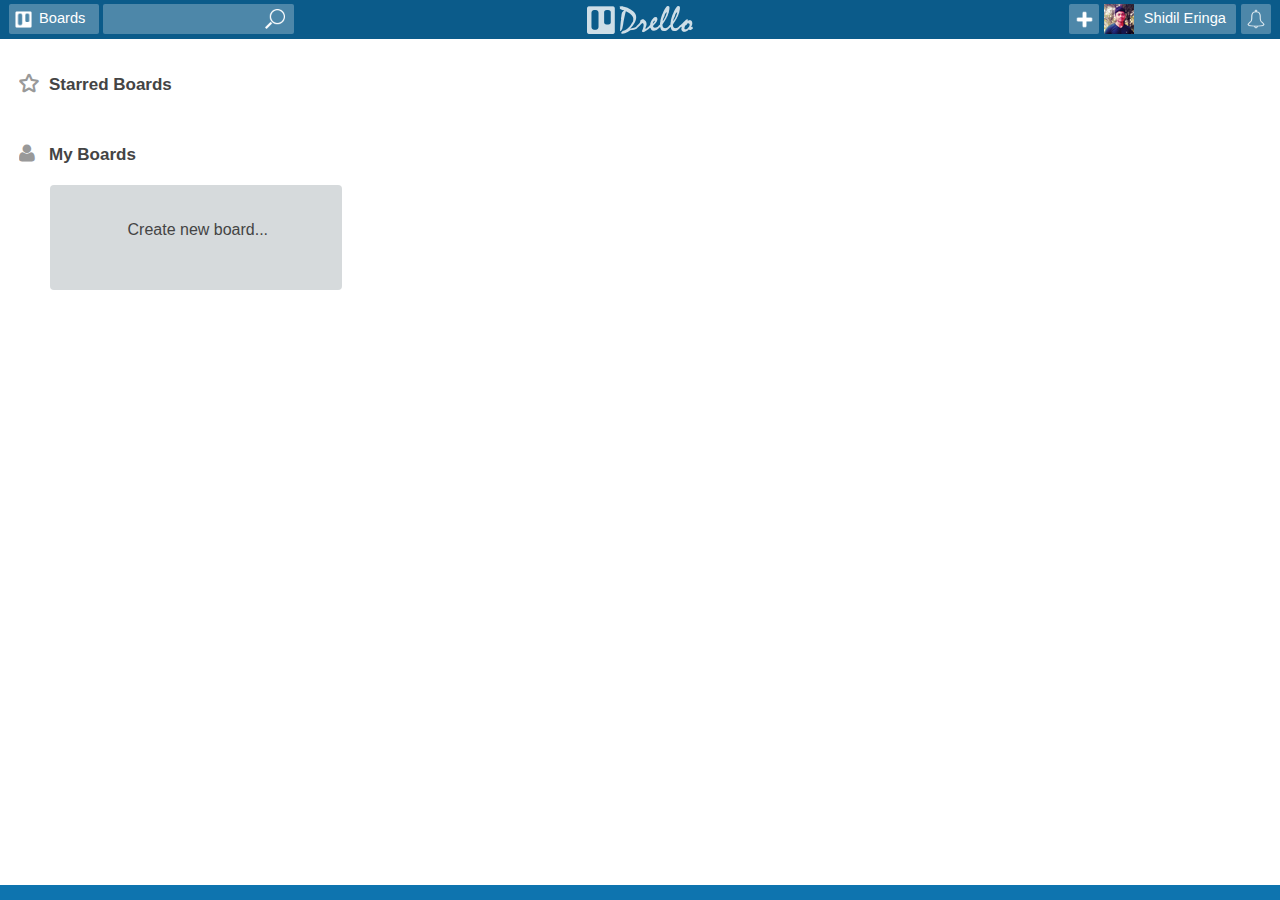
<file: main.html>
<!DOCTYPE html>
<html>
	<head>
		<title> Drello </title>
		<meta charset="utf-8">
		<meta name="viewport" content="width=device-width, initial-scale=1">
		<meta http-equiv="cache-control" content="max-age=0" />
		<meta http-equiv="cache-control" content="no-cache" />
		<meta http-equiv="expires" content="0" />
		<meta http-equiv="expires" content="Tue, 01 Jan 1980 1:00:00 GMT" />
		<meta http-equiv="pragma" content="no-cache" />
		<link rel="stylesheet" href="css/main.css" >
		<link rel="stylesheet" href="css/icons.css">
		<script src="js/DragDrop.js" ></script>
		<script src="js/Drello.js" ></script>
		<script src="js/Board.js" ></script>
		<script src="js/List.js" ></script>
		<script src="js/Card.js" ></script>
		<script src="js/BoardController.js" ></script>
		<script src="js/ListController.js" ></script>
		<script src="js/CardController.js" ></script>
		<link rel="shortcut icon" href="favicon.ico"/>
	</head>
	<body>
		<!-- Header -->
		<header id="header-boards" class="no-overflow">
			<div id="boards" class="header-item">
				Boards
			</div>
			<div id="search" class="header-item">
				<input class="width-80" type="search" name="search-string" id="header_search_box" />
				<span id="search-open" class="icon-link-ext right no-display"></span>
				<span id="search-close" class="icon-cancel right no-display"></span>
			</div>
			<a href="main.html">
				<div id="logo" class="logo logo-small absolute-center"></div>
			</a>
			<div id="notifications" class="header-item" >

			</div>
			<div id="profile" class="header-item">
				<figure class="avatar small">
					<img src="images/shidil.png" />
				</figure>
				<span>Shidil Eringa</span>
			</div>
			<div id="add" class="header-item"></div>
		</header>

		<!-- Boards view container -->
		<div id="boards_view_container" class="wrapper white no-overflow no-display-">

			<!-- Section containing a number of board items -->
			<section id="boards_starred" class="boards-list-container">
				<h1 class="icon-star">Starred Boards</h1>

				<!-- styling container for a number of boards -->
				<div class="boards-list" id="boards_starred_list">	
					<!-- This list is populated using JavaScript -->
				</div>
			</section>
			<div class="break-4 clear"></div>

			<!-- Section containing a number of board items -->
			<section id="boards_my" class="boards-list-container">
				<h1 class="icon-user">My Boards</h1>

				<!-- styling container for a number of boards -->
				<div class="boards-list" id="boards_my_list">
					<!-- This list is populated using JavaScript -->

					<a href="#" class="board left block round board-add" onClick="showCreateBoardPopup(event)">
						<span class=""><br>Create new board...</span><span class="icon-star no-display"></span>
					</a>
					
				</div>
			</section>
		</div>
		<!-- End of the boards view container -->
		
		<!-- list view container -->
		<div id="list_view_container" class="wrapper no-overflow no-display">
			<div id="board_ribbon" class="block no-overflow white-text">
				<h1 id="board_ribbon_title" class="title i-block"></h1>
				<span id="board_ribbon_star" class="icon-star round pointer"></span>
				<span id="privacy" class="icon-lock small pointer">Public</span>
				<span id="menu_toggle" class="icon-left-open right small pointer"  onClick="return SidebarToggle()"> 
					Show menu 
				</span>
			</div>

			<!-- container fo lists - scrolls horizontally -->
			<ul id="board_content" class="wrapper">
				<!-- This list is populated using JavaScript -->
				<!--<div class="list round ">

				</div>-->
				<li class="add-list round i-block">
					<div id="add_list_link" class="add-list-placeholder round noselect">Add a list...</div>
					<form method="POST" action="main.html" class="add-list-form round no-display" id="add_list_form">
						<input type="text" id="add_list_form_input" class="block-input width-100 round block" name="list-name" 
						 autofocus="true" autocomplete="off" maxlength="25" required/>
						<span type="hidden" class="block break-1" ></span>
						<input type="submit" class="btn btn-normal btn-green" value="Save" />
						<span class="icon-cancel middle pointer" id="add_list_form_close"></span>
					</form>
				</li>
				<!-- end of a single list -->
			</ul>
			<!-- end of container for lists. -->

			<!-- Sidebar -->
			<aside id="board_menu" class="sidemenu wrapper round block">
				<div id="toggle_sidebar" class="icon-right-open pointer avatar" onClick="return SidebarToggle()"></div>

				<div class="wrapper y-scroll height-100">
					<div class="sidemenu-actions wrapper">
						<div id="board_menu_nav_toggle" class="border-bottom pointer" onClick="return SidebarMenuToggle();">
							<span class="title bold medium">
								Menu
							</span>
							<span class="right icon-download"></span>
						</div>
						<ul class="sidemenu-actions-list show no-overflow">
							<li class="sidemenu-actions-list-item normal pointer"><span class="icon-tags"></span>Labels</li>
							<li class="sidemenu-actions-list-item normal pointer"><span class="icon-filter"></span>Filter Cards</li>
							<li class="sidemenu-actions-list-item normal pointer border-bottom"><span class="icon-archive"></span>Archived Items</li>
							<li class="sidemenu-actions-list-item small pointer"> Change Background </li>
							<li class="sidemenu-actions-list-item small pointer"> Email-to-board settings </li>
							<li class="sidemenu-actions-list-item small pointer"> Subscribe </li>
							<li class="sidemenu-actions-list-item small pointer"> Copy Board... </li>
							<li class="sidemenu-actions-list-item small pointer border-bottom"> Share, Print, and Export </li>
							<li class="sidemenu-actions-list-item small pointer"> Additional Settings </li>
							<li class="sidemenu-actions-list-item js-action-closeboard small pointer"> Close Board </li>
						</ul>			
					</div>
					<div id="board_members">
						<h1> Members </h1>
						<ul class="board-members-list block">
							<li class="block left avatar round"><img src="members/shidil.png" /></li>
						</ul>
					</div>

					<div id="board-activity">
					</div>
				</div>
			</aside>
			<!-- End of sidebar -->
		</div>
		<!-- End of list view container -->

		<!-- Popup containers goes here -->
		<!-- Dialog box for creating a board -->
		<aside id="create_board_popup" class="popup round white no-display">
			<div class="popup-header text-center bold">
				<span class="popup-header-title">Create Board</span>
				<span id="popup_close" class="icon-cancel pointer" onClick="closePopups(event,true)"></span>
			</div>
			<div class="thin-line"></div>
			<div class="popup-body">
				<form class="popup-form" id="create_board_form" method="POST" action="main.html">
					<label for="bord-name" class="popup-form-label medium bold block">Title</label>
					<input  class="block-input block width-100 round" type="text" name="board-name" autofocus="true" placeholder="Example: Welcome Board..." autocomplete="off" required="true" maxlength="25"/>
					<input type="hidden" name="board-privacy"/>
					<input type="submit" class="btn btn-normal btn-green" value="Create" onClick="//closePopups(event,true)"/>
				</form>
			</div>
		</aside>

		<!-- Dialog box for profile options -->
		<aside id="profile_popup" class="popup round white no-display">
			<div class="popup-header text-center bold">
				<span class="popup-header-title title">Shidil Eringa (shidil)</span>
				<span id="popup_close" class="icon-cancel pointer" onClick="closePopups(event,true)"></span>
			</div>
			<div class="thin-line"></div>
			<div class="popup-body action-menu">
				<a href="#" class="action-menu-item bold block">Profile</a>
				<a href="#" class="action-menu-item bold block">Cards</a>
				<a href="#" class="action-menu-item bold block">Settings</a>
				<div class="thin-line" class="action-menu-item bold block"></div>
				<a href="#" class="action-menu-item bold block">Help</a>
				<a href="#" class="action-menu-item bold block">Apps</a>
				<a href="#" class="action-menu-item bold block">Shortcuts</a>
				<a href="#" class="action-menu-item bold block">Share Drello (For free Drello gold)</a>
				<div class="thin-line" class="action-menu-item bold block"></div>
				<a href="#" class="action-menu-item bold block">Getting started guide</a>
				<a href="#" class="action-menu-item bold block">Drello Blog</a>
				<div class="thin-line" class="action-menu-item bold block"></div>
				<a href="#" class="action-menu-item bold block">Change language</a>
				<a href="#" class="action-menu-item bold block">Logout</a>
			</div>
		</aside>

		<!-- Dialog box for list actions -->
		<aside id="list_actions_popup" class="popup round white no-display">
			<div class="popup-header text-center bold">
				<span class="popup-header-title title">List Actions</span>
				<span class="icon-cancel pointer" id="popup_close" onclick="closePopups(event, true)"></span>
			</div>
			<div class="thin-line"></div>
			<div class="popup-body action-menu">
				<a href="#" class="action-menu-item bold block" id="list_action_addcard">Add Card</a>
				<a href="#" class="action-menu-item bold block" id="list_action_archive_allcards">Archive all cards in this list</a>
				<a href="#" class="action-menu-item bold block" id="list_action_archive">Archive list</a>
			</div>
		</aside>

		<!-- Sidebar for boards list and search actions -->
		<aside id="boards_popup" class="popup round white no-display">
			<div class="popup-body">
				<form class="popup-form">
					<input id="search_boards_input" class="block-input block width-100 round" type="text" name="board-name" placeholder="Find boards by name..." autofocus="true" autocomplete="off"/>
				</form>
				<div id="boards_popup_results" class="popup-box">
					<div class="popup-box-title">
						<span class="icon-clock">Search Results</span>
						<span class="icon-plus"></span>
					</div>
					<div id="boards_popup_results_list" class="boards-list block">

					</div>
				</div>
				<div id="boards_popup_starred" class="popup-box no-display">
					<div class="popup-box-title">
						<span class="icon-star">Starred Boards</span>
						<span class="icon-plus"></span>
					</div>
					<div class="boards-list block">

					</div>
				</div>
				<div id="boards_popup_my" class="popup-box no-display">
					<div class="popup-box-title">
						<span class="icon-user">My Boards</span>
						<span class="icon-plus"></span>
					</div>
					<div class="boards-list block">

					</div>
				</div>
				<div id="boards_popup_options" class="popup-box">
					<a class="board-popup-option block underline" href="#" onClick="showCreateBoardPopup(event)">Create new board </a>
					<!--<a class="board-popup-option block underline" href="#" onClick="boardsPopupDockToggle()">Always keep this menu open </a>-->
					<a class="board-popup-option block underline" href="#" onClick="showClosedBoardsPopup(event)">Show closed boards</a>
				</div>
			</div>
		</aside>

		<!-- Dialog box for creating anything new -->
		<aside id="create_new_popup" class="popup white round no-display">
			<div class="popup-header text-center bold">
				<span class="popup-header-title title">Create</span>
				<span id="popup_close" class="icon-cancel pointer" onClick="closePopups(event,true)"></span>
			</div>
			<div class="thin-line"></div>
			<div class="popup-body">
				<a href="#" id="new_board" class="create-option block normal-text" onclick="showCreateBoardPopup()">
					<div class="block break-1">Create Board...</div>
					<div class="block small">
						A board is a collection of cards ordered in a list of lists. Use it to manage a project, track a collection, or organize anything.
					</div>
				</a>
				<a href="#" id="new_personal_org" class="create-option block normal-text">
					<div class="block break-1">Create Personal Organization...</div>
					<div class="block small">
						An organization is a group of boards and people. Use it to group boards in your company, team, or family.
					</div>
				</a>
				<a href="#" id="new_buisiness_org" class="create-option block normal-text">
					<div class="block break-1">Create Buisiness Organization...</div>
					<div class="block small">
						With Business Class, your team has more security, administrative controls and superpowers.
					</div>
				</a>
			</div>
		</aside>

		<div id="overlay" class="">
			<!-- overlayed popup for displaying full information of cards -->
			<aside id="card_display_popup" class="popup round block no-display">
				<div class="popup-header text-center">
					<div class="card-cover pointer">
						<a href="images/taco.png"><img src="images/taco.png" /></a>
					</div>
					<span id="popup_close" class="icon-cancel pointer" onClick="closePopups(event,true)"></span>
				</div>
				<div class="popup-body wrapper">
					<div id="card_info" class="card-info left width-80 padding-10 block">
						<div class="card-info-title">
							<span class="card-info-title-icon i-block middle large icon-credit-card large light-text"></span>
							<span class="card-info-title-name i-block middle medium bold">Card Name</span>
							<span class="card-info-title-extra i-block middle small">In list <a href="#" class="card-info-title-extra-list normal underline">List Name</a></span>						
						</div>
						<div class="card-info-detail">
							<div class="card-info-detail-description clear break-1">
								<div class="label">Description</div>
								<div class="card-description">
									<p>
										Click Edit if you'd like to add or edit a card's description. You can also change the card's title (just click it!).

										Use the buttons on the right to add pictures, labels, checklists and more.

										The attached picture is Taco, the most famous Siberian Husky in New York City, and official spokes-mascot for Trello. You might see him around Trello introducing new features and whatnot.

									</p>
									<a href="#" class=""><div class="card-description-edit round width-100 padding-5 icon-pencil-alt">Edit the description...</div></a>
									<form id="edit_card_desc_form" class="block no-display width-100">
										<textarea name ="card-desc" id="edit_card_desc_form_input" class="white round block width-100 block-input" placeholder="Add a comment..." style="resize: none; background: white"></textarea>
										<input type="submit" class="no-margin i-block btn btn-normal btn-green" value="Save"/>
										<span class="icon-cancel i-block middle pointer" id="edit_card_desc_form_close"></span>
									</form>
								</div>
							</div>
						</div>
						<div class="card-info-title">
							<span class="card-info-title-icon i-block middle large icon-attach large light-text"></span>
							<span class="card-info-title-name i-block middle medium bold">Attachments</span>				
						</div>
						<div class="card-info-detail">
							<div class="card-attachments light-text" >Add an attachment and it will be here.</div>
							<div class="break-1"></div>
							<a href="#" class="">
								<div class="wrapper light-text card-add-attach round padding-5 icon-plus icon-pencil-alt">
									Add an attachment...
									<input id="card_add_attach_input" type="file" class="absolute-center transparent width-100" accept="image/x-png, image/gif, image/jpeg" multiple/>
								</div>
							</a>
						</div>
					</div>
					<div id="card_actions" class="card-actions right width-20">
						<h3>Add</h3>
						<ul>
							<li>
								<a href="#" class="btn btn-normal btn-gray wrapper">
									<span class="icon icon-attach"></span>
									<span class="name">Attachment</span>
									<input id="card_add_attach_input" type="file" class="absolute-center transparent width-100" accept="image/x-png, image/gif, image/jpeg" onchange="uploadAttachmentToCurrentCard(event)" multiple/>
								</a>
							</li>
						</ul>
						<h1>Actions</h1>
						<ul>
							<li>
								<a href="#" class="btn btn-normal btn-gray">
									<span class="icon icon-right-open"></span>
									<span class="name">Move</span>
								</a>
							</li>
							<li>
								<a href="#" class="btn btn-normal btn-gray">
									<span class="icon icon-credit-card"></span>
									<span class="name">Copy</span>
								</a>
							</li>
							<li>
								<a href="#" class="btn btn-normal btn-gray">
									<span class="icon icon-user"></span>
									<span class="name">Subscribe</span>
								</a>
							</li>
							<li>
								<a href="#" class="btn btn-normal btn-gray" id="card_archive_button">
									<span class="icon icon-user"></span>
									<span class="name">Archive</span>
								</a>
							</li>
						</ul>
					</div>
				</div>
			</aside>

			<!-- overlayed popup for displaying closed boards -->
			<aside id="closed_boards_popup" class="popup round block absolute-center no-display">
				<div class="popup-container">
					<div class="popup-header">
						<span class="icon-archive medium"></span>
						<span class="title medium">Closed boards</span>
					</div>
					<div class="thin-line"></div>
					<div class="popup-body wrapper">
						<div class="closed-boards-list">

						</div>
					</div>
				</div>
			</aside>

			<!-- Card edit popup -->
			<aside id="card_edit_popup" class="popup block no-display">
				<div class="popup-body wrapper">
					<div class="width-100 i-block">
						<form id="card_edit_form" method="POST" onsubmit="">
							<textarea class="white round block width-100 block-input" style="resize: none; background: white">

							</textarea>
							<input type="submit" class="btn btn-normal btn-green" value="Save" />
						</form>
					</div>
				</div>
			</aside>
			
		</div>
		<!-- End of popups -->

		<script src="js/site.js" ></script>
	</body>
</divdiv
</file>
<file: css/main.css>
@charset "UTF-8";
html,
body,
ul,
ol {
  margin: 0;
  padding: 0; }

/* When we use Firefox, links are surrounded by a rated box once you’ve pressed them.
 * To solve this problem, we must use the property outline in the following way:
 */
a:active, a:focus {
  outline: none; }

/* Change the box model. Recommended for resposive websites. */
*, *:before, *:after {
  -webkit-box-sizing: border-box;
  -moz-box-sizing: border-box;
  box-sizing: border-box; }

ul {
  list-style: none; }

/*********** Button styles - OOCSS model **************/
.btn {
  -webkit-border-radius: 4px;
  -moz-border-radius: 4px;
  -ms-border-radius: 4px;
  border-radius: 4px;
  display: inline-block;
  zoom: 1;
  vertical-align: bottom;
  text-align: center;
  margin: 5px 5px;
  text-decoration: none;
  font-weight: bold;
  cursor: pointer;
  -webkit-box-shadow: 0 1px 3px rgba(0, 0, 0, 0.1);
  -moz-box-shadow: 0 1px 3px rgba(0, 0, 0, 0.1);
  -ms-box-shadow: 0 1px 3px rgba(0, 0, 0, 0.1);
  box-shadow: 0 1px 3px rgba(0, 0, 0, 0.1);
  color: #555; }

.btn:hover {
  color: white;
  background: #0e74af; }

.btn-small {
  padding: 5px; }

.btn-normal {
  padding: 10px; }

.btn-big {
  padding: 15px; }

.btn-green {
  background: linear-gradient(to bottom, #70b500 0, #64a200 100%);
  color: white; }

.btn-gray {
  background: linear-gradient(to bottom, #fff 0, #f8f9f9 100%);
  color: #555; }

.btn-outline {
  background: transparent; }

.btn-outline-blue {
  border: 1px solid #5e98ba;
  color: #5e98ba; }

.btn-outline-white {
  background: transparent;
  border: 1px solid white;
  color: white; }

/**************** End Button styles ***************/
html {
  background: #0e74af; }

body {
  font-family: "HelveticaNeue-Light", "Helvetica Neue Light", "Helvetica Neue", Helvetica, Arial, "Lucida Grande", sans-serif;
  font-size: 14px;
  color: #444;
  z-index: 0; }

a {
  color: #5E98BA;
  text-decoration: none; }

a:hover {
  color: darkslateblue; }

h1 {
  font-size: 17px;
  font-weight: 600;
  display: block; }

img {
  max-width: 100%;
  box-sizing: border-box;
  height: auto; }

footer {
  text-align: center;
  font-size: 13pt;
  padding: 30px 0px;
  background: white; }
  footer a {
    padding-left: 8px;
    text-decoration: underline; }

p {
  text-align: left; }

input {
  border: none; }

[draggable=true] {
  -khtml-user-drag: element;
  -webkit-user-drag: element;
  -khtml-user-select: none;
  -webkit-user-select: none; }

*, *:before, *:after {
  -webkit-box-sizing: border-box;
  -moz-box-sizing: border-box;
  box-sizing: border-box; }

::-webkit-scrollbar {
  width: 0.5em;
  height: 0.5em; }

::-webkit-scrollbar-thumb {
  background: rgba(255, 255, 255, 0.6);
  -webkit-border-radius: 3px;
  -moz-border-radius: 3px;
  -ms-border-radius: 3px;
  border-radius: 3px; }

::-webkit-scrollbar-track {
  background: rgba(255, 255, 255, 0.2); }

body {
  scrollbar-face-color: rgba(255, 255, 255, 0.6);
  scrollbar-track-color: rgba(255, 255, 255, 0.2); }

.no-display {
  display: none !important; }

.no-height {
  height: 0; }

.noselect {
  -webkit-touch-callout: none;
  -webkit-user-select: none;
  -khtml-user-select: none;
  -moz-user-select: none;
  -ms-user-select: none;
  user-select: none; }

.hidden {
  visibiliy: hidden; }

.disabled {
  opacity: 0.7;
  cursor: auto; }

.transparent {
  opacity: 0; }

.middle {
  vertical-align: middle; }

.pointer {
  cursor: pointer; }

.bold {
  font-weight: 700; }

.big {
  font-size: 38px; }

.small {
  font-size: 12px; }

.medium {
  font-size: 16px; }

.large {
  font-size: 22px; }

.normal {
  font-size: 14px; }

.white-text, .board, .action-menu-item:hover {
  color: white; }

.normal-text {
  color: #444; }

.light-text {
  color: #666; }

.border-bottom {
  border-bottom: 1px solid #999; }

.thin-line {
  border: 0;
  height: 1px;
  background: #ddd;
  margin: 7px 5px; }

.underline {
  text-decoration: underline; }

.round, .avatar, #board_ribbon .icon-star, #board_ribbon #menu_toggle, #board_ribbon #privacy, .board-popup-option:hover, .card-info-detail .btn-add {
  -webkit-border-radius: 4px;
  -moz-border-radius: 4px;
  -ms-border-radius: 4px;
  border-radius: 4px; }

.avatar {
  display: inline-block;
  vertical-align: middle;
  width: 30px;
  height: 30px;
  -webkit-user-select: none; }

.grab {
  cursor: move;
  cursor: -moz-grab;
  cursor: -webkit-grab;
  cursor: grab; }

.dragging {
  position: absolute;
  cursor: move;
  cursor: -moz-grabbing;
  cursor: -webkit-grabbing;
  cursor: grabbing;
  box-shadow: -2px 2px 3px #666;
  -moz-transform: rotate(2deg);
  -webkit-transform: rotate(2deg);
  transform: rotate(2deg);
  opacity: 1;
  z-index: 555; }

/********** Style for labels **************************/
.green {
  background: green; }

.blue {
  background: #0e74af; }

.red {
  background: red; }

.orange {
  background: orange; }

.white {
  background: white; }

/******************************************************/
#overlay {
  width: 100%;
  position: fixed;
  height: 100%;
  top: 0;
  left: 0;
  z-index: -5;
  background: rgba(1, 1, 1, 0.5);
  opacity: 0;
  overflow: auto; }

#overlay.visible {
  z-index: 15;
  opacity: 1; }

.clear {
  clear: both; }

.no-overflow {
  overflow: hidden; }

.y-scroll {
  overflow-x: hidden;
  overflow-y: auto; }

.x-scroll {
  overflow-x: auto;
  overflow-y: hidden; }

.wrapper {
  position: relative;
  display: block;
  width: 100%;
  height: auto;
  clear: both; }

.padding-5 {
  padding: 5px; }

.padding-10 {
  padding: 10px; }

.padding-20 {
  padding: 20px; }

.pre-10 {
  margin-left: 10px; }

.pre-15 {
  margin-left: 15px; }

.pre-20 {
  margin-left: 20px; }

.pre-25 {
  margin-left: 25px; }

.pre-30 {
  margin-left: 30px; }

.no-margin {
  margin: 0; }

.width-100 {
  width: 100%; }

.width-90 {
  width: 90%; }

.width-80 {
  width: 80%; }

.width-70 {
  width: 70%; }

.width-60 {
  width: 60%; }

.width-50 {
  width: 50%; }

.width-40 {
  width: 40%; }

.width-30 {
  width: 30%; }

.width-20 {
  width: 20%; }

.height-100 {
  height: 100%; }

.left {
  float: left; }

.right {
  float: right; }

.center {
  float: none;
  margin: 0 auto; }

.block, .list-item {
  display: block; }

.i-block {
  display: inline-block; }

.absolute-center {
  position: absolute;
  margin: 0 auto;
  left: 0;
  top: 0;
  right: 0;
  bottom: 0; }

.text-center, .board-add {
  text-align: center; }

.break, .break-1, .break-2, .break-4 {
  display: block;
  overflow: hidden; }

.break-1 {
  margin-top: 5px;
  margin-bottom: 5px; }

.break-2 {
  margin-top: 10px;
  margin-bottom: 10px; }

.break-4 {
  margin-top: 20px;
  margin-bottom: 20px; }

.no-bg, .logo.no-bg {
  background: none; }

.logo {
  background: url("../images/logo.png") no-repeat;
  background-position: center;
  background-size: 100%; }

.logo-big {
  width: 266px;
  height: 74px; }

.logo-small {
  background: url("../images/logo-small.png") no-repeat;
  background-position: center;
  background-size: 100%;
  width: 108px;
  height: 30px; }

.logo-medium {
  width: 200px;
  height: 55px; }

.block-input {
  margin: 10px 0px;
  padding: 8px 5px;
  outline: none;
  border: 1px solid #D7D7D7;
  background: #fefefe; }

.alt-bg:nth-child(even) {
  color: white;
  background: #0e74af; }

.alt-bg:nth-child(odd) {
  color: #444;
  background: white; }

#hero {
  padding: 6%; }

.home-article {
  font-size: 15pt; }

.home-article-text {
  padding: 80px 0% 40px; }

.home-article-image {
  padding: 0px 60px; }

.header-item {
  background: rgba(255, 255, 255, 0.27);
  height: 30px;
  /*margin-left: 8px;*/
  -webkit-border-radius: 2px;
  -moz-border-radius: 2px;
  -ms-border-radius: 2px;
  border-radius: 2px;
  padding: 0px 0px 0px 0px;
  cursor: pointer;
  display: inline-block;
  float: none;
  vertical-align: top; }

.header-item:hover {
  opacity: 0.85; }

#header-boards {
  background: #0B5B8A;
  height: 39px;
  padding: 4px;
  position: relative;
  z-index: 10; }
  #header-boards #logo {
    height: 39px;
    -webkit-transition: 0.1s all ease-in-out;
    -moz-transition: 0.1s all ease-in-out;
    -ms-transition: 0.1s all ease-in-out;
    transition: 0.1s all ease-in-out;
    opacity: 0.8; }
  #header-boards #logo:hover {
    -webkit-transition: 0.1s all ease-in-out;
    -moz-transition: 0.1s all ease-in-out;
    -ms-transition: 0.1s all ease-in-out;
    transition: 0.1s all ease-in-out;
    opacity: 1; }

#profile {
  float: right;
  color: white;
  max-width: 140px;
  font-size: 12pt;
  margin-right: 5px; }
  #profile figure {
    margin: 0;
    width: 30px;
    display: inline-block;
    vertical-align: middle; }
  #profile span {
    margin: 0;
    font-size: 11pt;
    padding-left: 5px;
    padding-right: 10px;
    line-height: 2; }

#notifications {
  background: url("../images/bell.png") no-repeat rgba(255, 255, 255, 0.27);
  margin-right: 5px;
  float: right;
  width: 30px;
  background-size: 20px;
  background-position: center; }

#add {
  background: url("../images/plus.png") no-repeat rgba(255, 255, 255, 0.27);
  float: right;
  width: 30px;
  background-size: 25px;
  background-position: center;
  margin-right: 5px; }

#boards {
  width: 90px;
  background: url("../images/icon-white.png") no-repeat rgba(255, 255, 255, 0.27);
  background-size: 17px;
  background-position: 6px center;
  color: white;
  font-size: 11pt;
  padding-left: 30px;
  line-height: 2;
  margin-left: 5px;
  display: inline-block; }

#search {
  width: 15%;
  background: url("../images/search.png") no-repeat rgba(255, 255, 255, 0.27);
  -webkit-transition: 0.1s all ease-in-out;
  -moz-transition: 0.1s all ease-in-out;
  -ms-transition: 0.1s all ease-in-out;
  transition: 0.1s all ease-in-out;
  background-size: 20px;
  background-position: 95% center; }
  #search input {
    background: transparent;
    border: none;
    height: 100%; }
  #search input:focus {
    -webkit-border-radius: 4px;
    -moz-border-radius: 4px;
    -ms-border-radius: 4px;
    border-radius: 4px;
    border: 0;
    width: 100%;
    box-shadow: none;
    -webkit-appearance: none;
    outline: none; }
  #search #search-open, #search #search-close {
    display: inline;
    margin: 0px 2px;
    opacity: 0.7; }

#search.focused {
  width: 24%;
  background: white; }

#boards_view_container {
  padding: 10px 15px;
  z-index: 6;
  min-height: 94vh; }

.boards-list-container {
  clear: both; }

.boards-list-container > h1 {
  padding: 4px 0px;
  margin-bottom: 16px;
  margin-top: 20px; }
  .boards-list-container > h1 a {
    font-size: 11px;
    color: #666; }

.boards-list-container > h1:before {
  color: #999;
  padding-right: 10px;
  margin-right: 10px;
  font-size: 20px; }

.boards-list {
  margin-left: 35px;
  margin-right: 0px; }

.board {
  -webkit-transition: 0.1s all ease-in-out;
  -moz-transition: 0.1s all ease-in-out;
  -ms-transition: 0.1s all ease-in-out;
  transition: 0.1s all ease-in-out;
  position: relative;
  width: 24%;
  height: 105px;
  margin-right: 10px;
  margin-bottom: 10px;
  background: #0E74AF;
  padding: 10px 10px 10px 14px;
  font-size: 16px; }

.board:hover {
  background: #0B5B8A;
  color: white;
  -webkit-transition: 0.1s all ease-in-out;
  -moz-transition: 0.1s all ease-in-out;
  -ms-transition: 0.1s all ease-in-out;
  transition: 0.1s all ease-in-out; }
  .board:hover .icon-star {
    opacity: 1; }

.board-title {
  word-break: break-word; }

.board-add {
  background: #d6dadc;
  color: #444; }

.board-add > span {
  vertical-align: sub; }

.board-add:hover {
  background: #CCD0D3;
  color: #444; }

.board > .icon-star {
  -webkit-transition: 0.1s all ease-in-out;
  -moz-transition: 0.1s all ease-in-out;
  -ms-transition: 0.1s all ease-in-out;
  transition: 0.1s all ease-in-out;
  opacity: 0; }

.board > .icon-star:hover {
  font-size: 17px; }

.board > .icon-star.starred {
  color: gold;
  opacity: 1; }

#board_ribbon {
  padding: 15px; }
  #board_ribbon .icon-star {
    color: white;
    padding: 6px;
    background: rgba(1, 1, 1, 0.1);
    font-size: 14px; }
  #board_ribbon .icon-star.starred {
    color: gold;
    background: rgba(1, 1, 1, 0.1); }
  #board_ribbon .icon-star, #board_ribbon #menu_toggle, #board_ribbon #privacy {
    padding: 6px; }
  #board_ribbon .icon-star:hover, #board_ribbon #menu_toggle:hover, #board_ribbon #privacy:hover {
    background: rgba(1, 1, 1, 0.2); }

#board_ribbon > h1 {
  margin: 0; }

#board_content {
  overflow-x: auto;
  overflow-y: hidden;
  height: 83vh;
  padding-left: 10px;
  display: block;
  white-space: nowrap; }

.list {
  background: #e2e4e6;
  max-width: 270px;
  min-width: 270px;
  margin: 0px 5px;
  max-height: 90%;
  height: auto;
  position: relative;
  display: inline-block;
  vertical-align: top; }

.list-head {
  padding: 6px 10px;
  font-size: 14px; }
  .list-head .icon-download {
    opacity: 0.7;
    font-weight: normal;
    color: #666; }
  .list-head .icon-download:hover {
    opacity: 1; }

.list-body {
  max-height: 63vh;
  min-height: 25px; }

.add-list {
  background: transparent;
  max-width: 270px;
  min-width: 270px;
  position: relative; }

.add-list-placeholder {
  background: rgba(0, 0, 0, 0.1);
  padding: 10px;
  color: white;
  width: 100%;
  cursor: pointer; }

.add-list-placeholder:hover {
  background: rgba(0, 0, 0, 0.2); }

.add-list-form {
  background: #e2e4e6;
  width: 100%;
  padding: 5px;
  position: absolute;
  top: 0;
  left: 0; }

.add-list-form > input {
  margin: 0px; }

.add-list-form > .icon-cancel {
  vertical-align: middle;
  display: inline-block;
  height: 28px;
  font-size: 20px; }

.card {
  margin: 4px 8px;
  background: #FFFFFF;
  position: relative;
  width: 254px; }
  .card .icon-pencil-alt {
    position: absolute;
    top: 0;
    right: 0;
    width: 30px;
    height: 30px;
    margin: 0;
    background: #f0f0f0;
    vertical-align: middle;
    padding-top: 5px;
    opacity: 0; }

#add_card {
  color: #999;
  position: relative;
  max-height: 100px; }

#add_card .add-list-form {
  position: relative;
  top: -30px; }

.add-card-placeholder {
  padding: 10px;
  color: #999;
  cursor: pointer; }

.add-card-placeholder:hover {
  background: rgba(0, 0, 0, 0.05);
  text-decoration: underline;
  color: #444; }

.card:hover {
  -webkit-border-radius: 4px;
  -moz-border-radius: 4px;
  -ms-border-radius: 4px;
  border-radius: 4px;
  background: #fcfcfc; }
  .card:hover .icon-pencil-alt {
    opacity: 1; }

.card-image {
  margin: 0;
  padding: 0; }

.card-image.hide {
  height: 0; }

.card-detail {
  padding: 8px;
  font-size: 13px; }

.card-detail-exerpt {
  font-size: 14px;
  color: #666;
  padding: 5px 0px;
  text-align: justify;
  word-wrap: break-word; }

.card-detail-flags span {
  color: #888; }

.card-detail-labels span {
  width: 45px;
  height: 8px;
  -webkit-border-radius: 4px;
  -moz-border-radius: 4px;
  -ms-border-radius: 4px;
  border-radius: 4px;
  display: inline-block; }

.card-detail-members {
  margin: 2px 0px; }
  .card-detail-members .avatar {
    margin: 0px 2px; }

.popup {
  position: absolute;
  z-index: 8;
  padding: 6px;
  -webkit-box-shadow: 0px 0px 3px #999;
  -moz-box-shadow: 0px 0px 3px #999;
  -ms-box-shadow: 0px 0px 3px #999;
  box-shadow: 0px 0px 3px #999;
  min-width: 240px; }

.popup-header {
  color: #666;
  padding: 3px 0px;
  margin-top: 5px; }
  .popup-header .icon-cancel {
    position: absolute;
    top: 10px;
    right: 6px;
    z-index: 40; }
  .popup-header .icon-cancel:hover {
    color: #444; }

.popup-body {
  padding: 1px; }

.popup-box {
  margin: 8px 0px; }

.popup-form-label {
  padding: 2px 0px; }

input:focus {
  background: white;
  border: 1px solid #76B5D1;
  box-shadow: 0px 1px 3px #37B6EE; }

#privacy_preview, #privacy_options {
  height: 0; }

.privacy-option {
  padding: 4px 0px; }
  .privacy-option span {
    display: block;
    margin: 2px 0px; }

#profile_popup, #create_new_popup {
  top: 40px;
  right: 1%;
  min-width: 300px;
  padding: 0; }
  #profile_popup .popup-body, #create_new_popup .popup-body {
    padding: 0;
    margin: 5px 0px; }

#create_board_popup {
  width: 300px; }
  #create_board_popup .show {
    height: auto; }

.actio-menu {
  display: block;
  position: relative; }

.action-menu-item {
  color: #444;
  padding: 8px 10px;
  margin: 0px 0px; }

.action-menu-item:hover {
  background: #0B5B8A; }

#closed_boards_popup {
  z-index: 16;
  width: 70%;
  max-height: 60%;
  min-height: 200px;
  background: #edeff0;
  overflow: auto;
  top: 15%; }

.closed-boards-list {
  height: auto; }

.closed-boards-list-item {
  height: 40px;
  border-bottom: 1px solid #666; }

.closed-boards-list-item:last-child {
  border: none; }

.closed-boards-list-item:only-child {
  border: none;
  border-bottom: 1px solid #666; }

#boards_popup {
  top: 40px;
  left: 0%;
  min-width: 270px;
  font-size: 14px;
  height: 90%;
  overflow-x: hidden;
  overflow-y: scroll; }
  #boards_popup input {
    margin: 2px 0px; }
  #boards_popup .popup-box-title {
    margin: 10px 0px;
    color: #666; }
  #boards_popup .icon-plus {
    float: right;
    color: #999; }
  #boards_popup .icon-plus:hover {
    color: #666; }
  #boards_popup .boards-list {
    margin-left: 0; }
  #boards_popup .boards-list-item {
    position: relative;
    padding: 10px;
    background: #CCE5F4;
    opacity: 0.95;
    margin: 4px 0px; }
    #boards_popup .boards-list-item .color {
      width: 15%;
      height: 100%;
      position: absolute;
      top: 0;
      left: 0;
      right: 0;
      bottom: 0;
      background: #0079BF;
      border-top-left-radius: 4px;
      border-bottom-left-radius: 4px; }
    #boards_popup .boards-list-item .board-name {
      padding-left: 16%;
      color: #444; }
  #boards_popup .boards-list-item:hover .color {
    background: #2A7098; }

.board-name {
  word-break: break-word; }

.board-popup-option {
  margin: 3px 0px;
  color: #666;
  padding: 7px 5px;
  background: none; }

.board-popup-option:hover {
  color: #444;
  background: #e9e9e9; }

#create_new_popup {
  max-width: 300px; }

.create-option {
  padding: 5px 10px; }

.create-option:hover {
  background: #0B5B8A;
  color: white; }

.sidemenu {
  position: absolute;
  z-index: 5;
  top: 5px;
  right: -400px;
  transform: translate(0px, 0px);
  -webkit-transition: 0.5s all cubic-bezier(0.165, 0.84, 0.44, 1);
  -moz-transition: 0.5s all cubic-bezier(0.165, 0.84, 0.44, 1);
  -ms-transition: 0.5s all cubic-bezier(0.165, 0.84, 0.44, 1);
  transition: 0.5s all cubic-bezier(0.165, 0.84, 0.44, 1);
  background: #e2e4e6;
  width: 250px;
  height: 88%;
  padding: 12px; }

#toggle_sidebar {
  position: absolute;
  top: 15px;
  left: -26px;
  background: #e2e4e6;
  line-height: 2; }

#toggle_sidebar:before {
  margin-left: 25%; }

.sidemenu.show {
  right: 0%;
  -webkit-transition: 0.2s all cubic-bezier(0.165, 0.84, 0.44, 1);
  -moz-transition: 0.2s all cubic-bezier(0.165, 0.84, 0.44, 1);
  -ms-transition: 0.2s all cubic-bezier(0.165, 0.84, 0.44, 1);
  transition: 0.2s all cubic-bezier(0.165, 0.84, 0.44, 1); }

.sidemenu-actions {
  margin-bottom: 8px; }
  .sidemenu-actions #board_menu_nav_toggle {
    padding: 6px 9px;
    color: #666;
    background: rgba(0, 0, 0, 0.05); }
  .sidemenu-actions #board-menu-nav-toggle:hover {
    background: rgba(0, 0, 0, 0.1); }

.sidemenu-actions-list {
  list-style: none;
  background: rgba(0, 0, 0, 0.05);
  height: 0;
  -webkit-transition: 0.1s height ease-in-out;
  -moz-transition: 0.1s height ease-in-out;
  -ms-transition: 0.1s height ease-in-out;
  transition: 0.1s height ease-in-out; }

.sidemenu-actions-list.show {
  height: 400px;
  -webkit-transition: 0.1s height ease-in-out;
  -moz-transition: 0.1s height ease-in-out;
  -ms-transition: 0.1s height ease-in-out;
  transition: 0.1s height ease-in-out; }

.sidemenu-actions-list-item {
  padding: 8px 0px 8px 20px;
  color: #444; }

.sidemenu-actions-list-item:hover {
  background: #e2e4e6; }

#toggle-sidebar {
  -webkit-transition: 0.1s left ease-in-out;
  -moz-transition: 0.1s left ease-in-out;
  -ms-transition: 0.1s left ease-in-out;
  transition: 0.1s left ease-in-out;
  width: 30px;
  height: 30px;
  position: absolute;
  top: 15px;
  left: -26px; }

#toggle-sidebar:hover {
  left: -24px;
  -webkit-transition: 0.1s left ease-in-out;
  -moz-transition: 0.1s left ease-in-out;
  -ms-transition: 0.1s left ease-in-out;
  transition: 0.1s left ease-in-out; }

#card_display_popup {
  width: 70%;
  min-height: 20%;
  height: auto;
  z-index: 16;
  background: #edeff0;
  padding: 0;
  top: 10%;
  left: 15%; }
  #card_display_popup .popup-header {
    padding: 0; }

.card-cover {
  width: 100%;
  height: auto;
  background: #fafafa;
  -webkit-transition: 0.1s all ease-in-out;
  -moz-transition: 0.1s all ease-in-out;
  -ms-transition: 0.1s all ease-in-out;
  transition: 0.1s all ease-in-out; }

.card-cover img {
  max-width: 40%; }

.card-cover:hover {
  opacity: 0.8;
  -webkit-transition: 0.1s all ease-in-out;
  -moz-transition: 0.1s all ease-in-out;
  -ms-transition: 0.1s all ease-in-out;
  transition: 0.1s all ease-in-out; }

.card-info-title {
  padding: 10px; }

.card-info-title-name {
  word-wrap: break-word;
  word-break: break-all; }

.card-info-detail {
  margin: 0px 0px;
  padding: 0px 40px; }
  .card-info-detail .label {
    color: #666;
    display: block;
    margin-bottom: 6px; }
  .card-info-detail .btn-add {
    line-height: 2;
    background: #dadada; }
  .card-info-detail .btn-add:hover {
    color: #222; }

.card-info-detail-description {
  /*padding-top: 10px;*/ }

.card-info-detail-members, .card-info-detail-labels {
  margin: 0px 25px 0px 0px; }

.card-info-title-extra a {
  color: #666; }

.card-description-edit {
  color: #666; }

.card-description-edit.icon-pencil-alt:before {
  margin-right: 10px;
  color: #999; }

.card-description-edit:hover, .card-add-attach:hover {
  background: rgba(0, 0, 0, 0.1); }

.card-attachments-item {
  margin: 8px 0px; }

.card-attachments-item-image {
  max-width: 20%;
  -webkit-box-shadow: 0px 0px 3px #555;
  -moz-box-shadow: 0px 0px 3px #555;
  -ms-box-shadow: 0px 0px 3px #555;
  box-shadow: 0px 0px 3px #555;
  margin-right: 5px; }

#card_actions .btn-gray {
  display: block;
  text-align: left;
  width: 90%;
  padding: 10px 5px; }

@media (min-width: 680px) and (max-width: 1023px) {
  /* CSS for resposiveness on Index page
   * Style for Tablets
   */
  .home-article-text {
    padding: 25px 2% 20px;
    width: 90%;
    font-size: 12pt; }

  .home-article-image {
    padding: 0px 5%;
    margin: 0; }

  #hero h1 {
    padding: 16px 0%;
    width: 100%;
    font-size: 18pt; }
  #hero p {
    padding: 0 4%;
    font-size: 13pt;
    width: 90%; }

  .logo-big {
    width: 200px;
    height: 55px; }

  #header-boards #search {
    width: 34px;
    background-position: center; }

  #header-boards #profile span {
    display: none; }

  #header-boards #boards {
    font-size: 0px;
    width: 0px; }

  #header-boards #logo {
    width: 70px; } }
@media (min-width: 120px) and (max-width: 679px) {
  footer {
    display: none; }

  /* CSS for resposiveness on Index page
   * Style for Phones
   */
  .home-article-text {
    padding: 25px 2% 20px;
    width: 90%;
    font-size: 12pt; }

  .home-article-image {
    padding: 0px 5%;
    margin: 0; }

  #hero h1 {
    padding: 16px 0%;
    width: 100%;
    font-size: 18pt; }
  #hero p {
    padding: 0 4%;
    font-size: 13pt;
    width: 90%; }

  #hero {
    padding: 6% 2%; }

  .logo-big {
    width: 200px;
    height: 55px; }

  #header-boards #search {
    width: 34px;
    background-position: center; }

  #header-boards #profile span {
    display: none; }

  #header-boards #boards {
    font-size: 0px;
    width: 0px; }

  #header-boards #logo {
    width: 70px; }

  .board {
    width: 100%; }

  #board-ribbon {
    /*height: 55px !important;
    div{
    	display: block !important;
    	margin-left: 8px !important;
    }*/ }

  #card_display_popup {
    top: 5%;
    left: 3%;
    width: 94%; }

  /** Display the actions menu below information sections */
  #card_display_popup .popup-body #card_actions {
    float: none;
    width: 50%;
    margin-left: 5%; }

  #card_display_popup .popup-body #card_info {
    float: none;
    width: 100%; } }
@media print {
  @page {
    margin: 0.5cm; }
  * {
    background: white !important;
    color: #111 !important;
    box-shadow: none !important;
    text-shadow: none !important; }

  html {
    background: none; }

  body {
    font-family: "HelveticaNeue-Light", "Helvetica Neue Light", "Helvetica Neue", Helvetica, Arial, "Lucida Grande", sans-serif;
    font-size: 14px; }

  p, h2, h3 {
    orphans: 3;
    widows: 3; }

  header, nav, footer, aside {
    display: none !important; }

  .home-article a:after {
    content: " (" attr(href) ")"; }

  .home-article, #hero {
    background: none !important; }

  .home-article *, #hero * {
    background: none !important; }

  header#hero {
    display: block; }
    header#hero p {
      width: 100%; }

  .logo {
    display: block; }

  .home-article > .wrapper {
    max-width: 600px;
    margin: 0 auto; }

  #hero > .wrapper {
    max-width: 600px;
    margin: 0 auto; }

  .home-article-text {
    width: 95%;
    padding-top: 40px; }

  .home-article-image, .home-article-text {
    margin: 0;
    padding-left: 0;
    padding-right: 0; }

  .btn {
    border: 1px solid #111;
    font-weight: normal; }

  .board .bold {
    color: #ddd !important; }

  #board_content {
    display: block;
    flex: none;
    overflow: auto;
    height: 100%; }

  .list {
    max-height: none;
    height: auto;
    overflow: auto;
    display: block; }

  .card {
    border: 1px solid #111;
    margin-top: 5px; }

  .card-image {
    margin-top: 4px; }

  .card-detail-flags {
    display: none; }

  #menu_toggle {
    display: none; }

  #add_card {
    display: none; }

  #list_actions_toggle {
    display: none; } }

/*# sourceMappingURL=main.css.map */
</file>
<file: css/icons.css>
@font-face {
  font-family: 'icons';
  src: url('../font/icons.eot?28802735');
  src: url('../font/icons.eot?28802735#iefix') format('embedded-opentype'),
       url('../font/icons.woff?28802735') format('woff'),
       url('../font/icons.ttf?28802735') format('truetype'),
       url('../font/icons.svg?28802735#icons') format('svg');
  font-weight: normal;
  font-style: normal;
}
/* Chrome hack: SVG is rendered more smooth in Windozze. 100% magic, uncomment if you need it. */
/* Note, that will break hinting! In other OS-es font will be not as sharp as it could be */
/*
@media screen and (-webkit-min-device-pixel-ratio:0) {
  @font-face {
    font-family: 'icons';
    src: url('../font/icons.svg?28802735#icons') format('svg');
  }
}
*/
 
 [class^="icon-"]:before, [class*=" icon-"]:before {
  font-family: "icons";
  font-style: normal;
  font-weight: normal;
  speak: none;
 
  display: inline-block;
  text-decoration: inherit;
  width: 1em;
  margin-right: .2em;
  text-align: center;
  /* opacity: .8; */
 
  /* For safety - reset parent styles, that can break glyph codes*/
  font-variant: normal;
  text-transform: none;
 
  /* fix buttons height, for twitter bootstrap */
  line-height: 1em;
 
  /* Animation center compensation - margins should be symmetric */
  /* remove if not needed */
  margin-left: .2em;
 
  /* you can be more comfortable with increased icons size */
  /* font-size: 120%; */
 
  /* Font smoothing. That was taken from TWBS */
  -webkit-font-smoothing: antialiased;
  -moz-osx-font-smoothing: grayscale;
 
  /* Uncomment for 3D effect */
  /* text-shadow: 1px 1px 1px rgba(127, 127, 127, 0.3); */
}
 
.icon-attach:before { content: '\e800'; } /* '' */
.icon-clock:before { content: '\e801'; } /* '' */
.icon-user:before { content: '\e802'; } /* '' */
.icon-users:before { content: '\e803'; } /* '' */
.icon-cancel:before { content: '\e804'; } /* '' */
.icon-eye-outline:before { content: '\e805'; } /* '' */
.icon-menu:before { content: '\e806'; } /* '' */
.icon-download:before { content: '\e807'; } /* '' */
.icon-right-open:before { content: '\e808'; } /* '' */
.icon-left-open:before { content: '\e809'; } /* '' */
.icon-pencil-alt:before { content: '\e80a'; } /* '' */
.icon-star:before { content: '\e80b'; } /* '' */
.icon-lock:before { content: '\e80c'; } /* '' */
.icon-comment:before { content: '\e80d'; } /* '' */
.icon-credit-card:before { content: '\e80e'; } /* '' */
.icon-plus:before { content: '\e80f'; } /* '' */
.icon-info-circled-alt:before { content: '\e810'; } /* '' */
.icon-link-ext:before { content: '\e811'; } /* '' */
.icon-filter:before { content: '\e812'; } /* '' */
.icon-tags:before { content: '\e813'; } /* '' */
.icon-archive:before { content: '\e814'; } /* '' */
.icon-direction:before { content: '\e815'; } /* '' */
.icon-cw:before { content: '\e816'; } /* '' */
</file>
